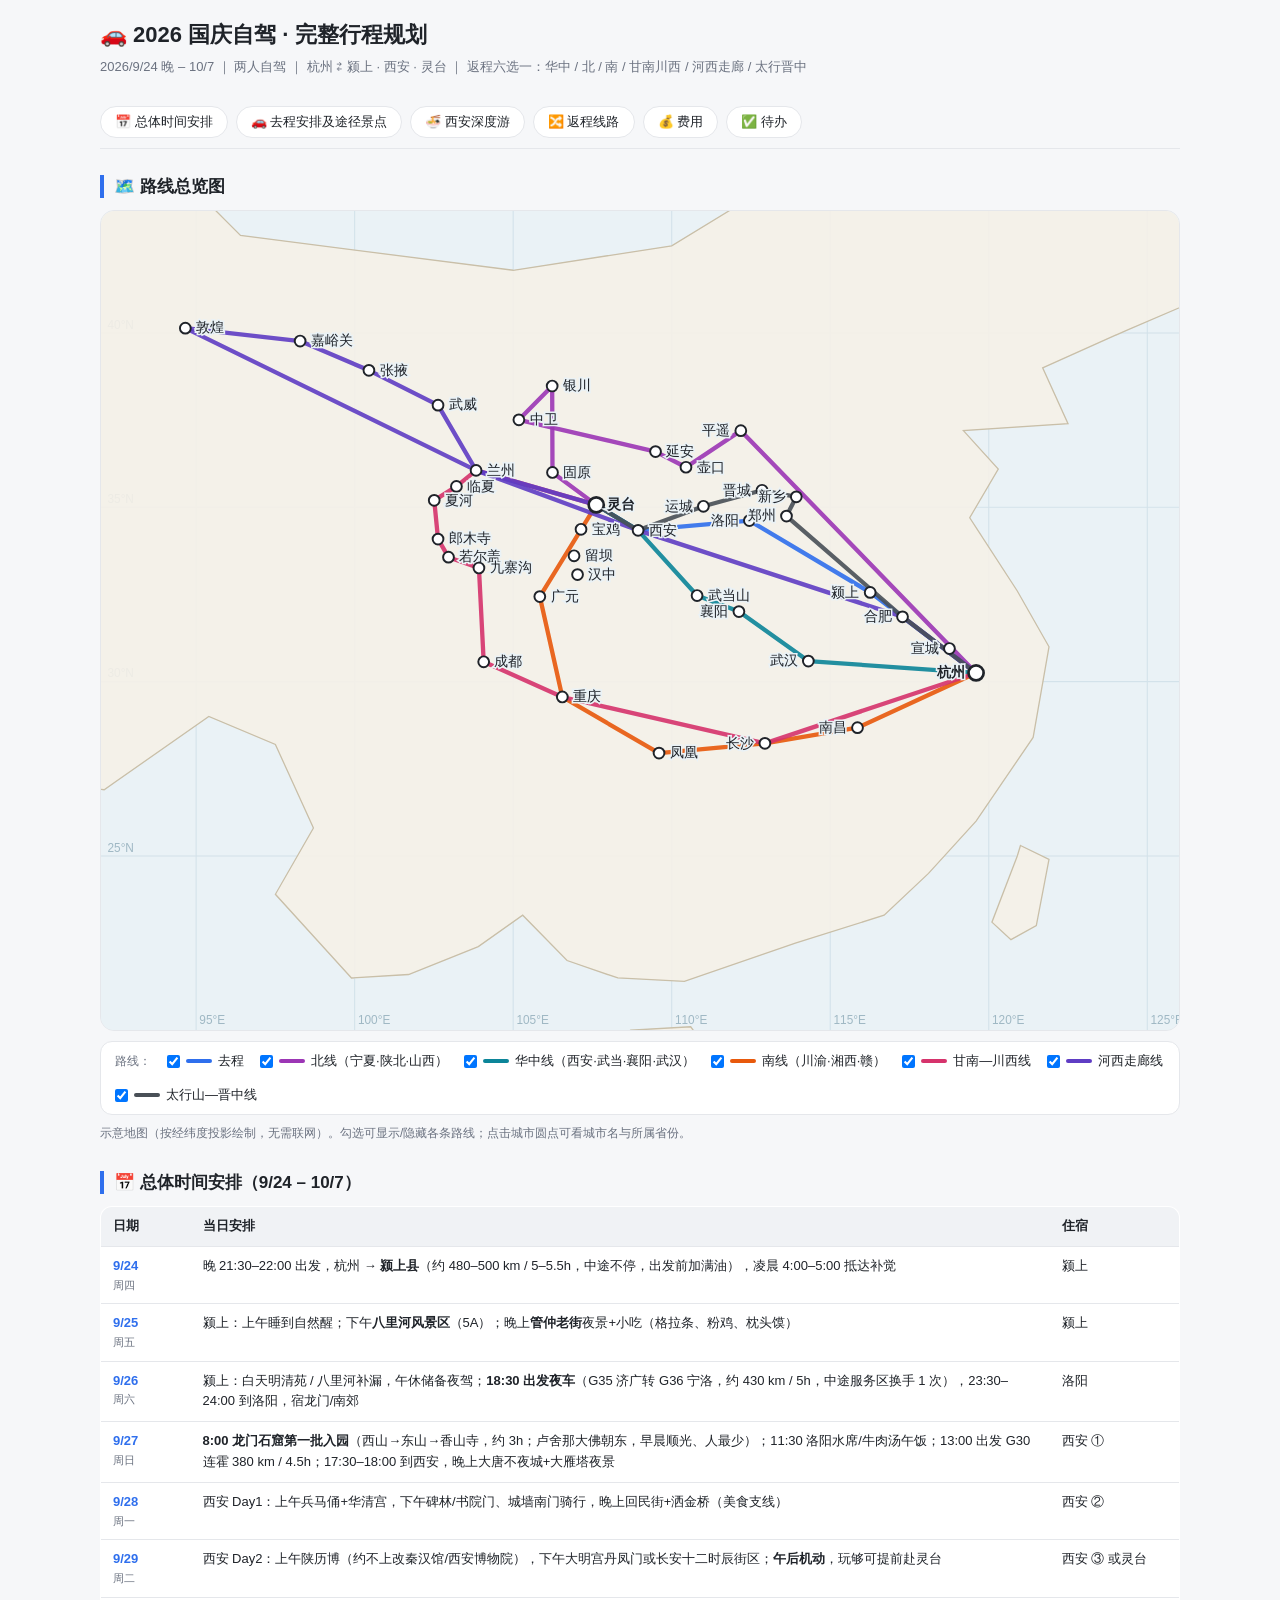
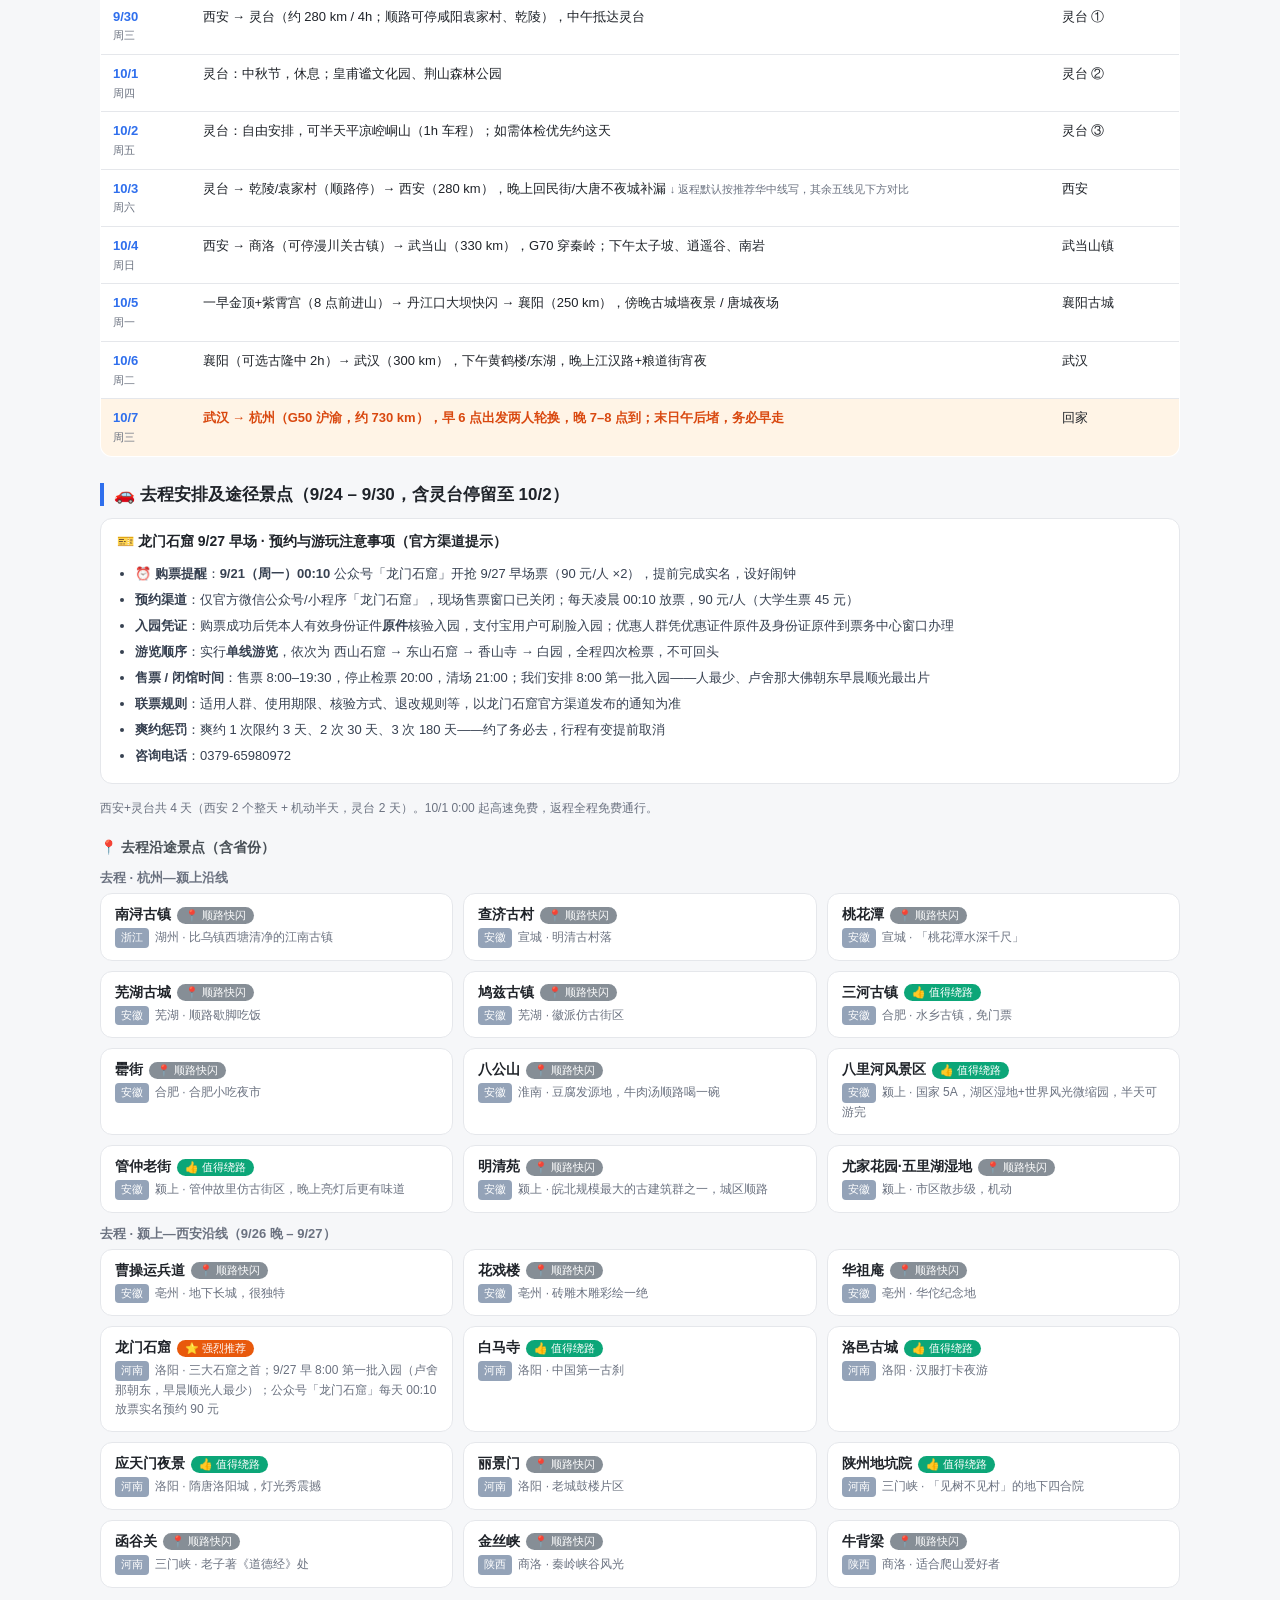
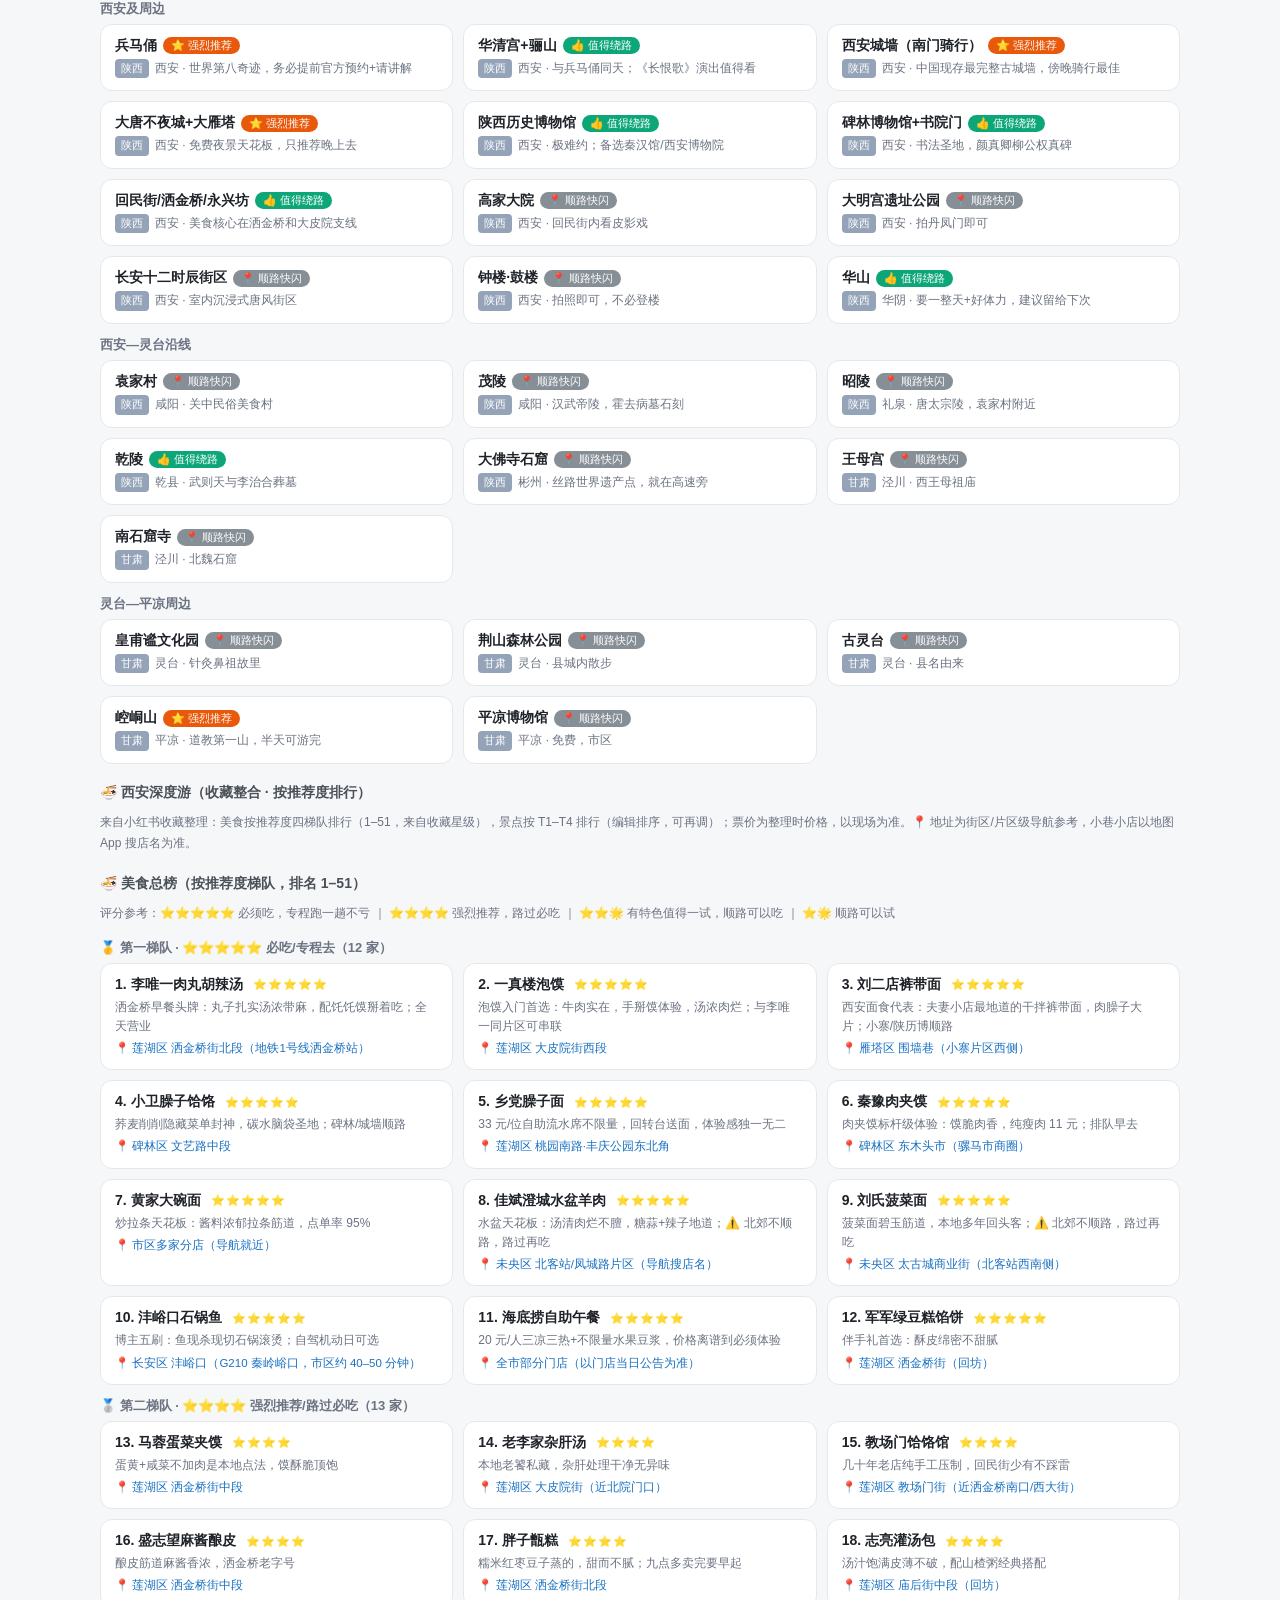
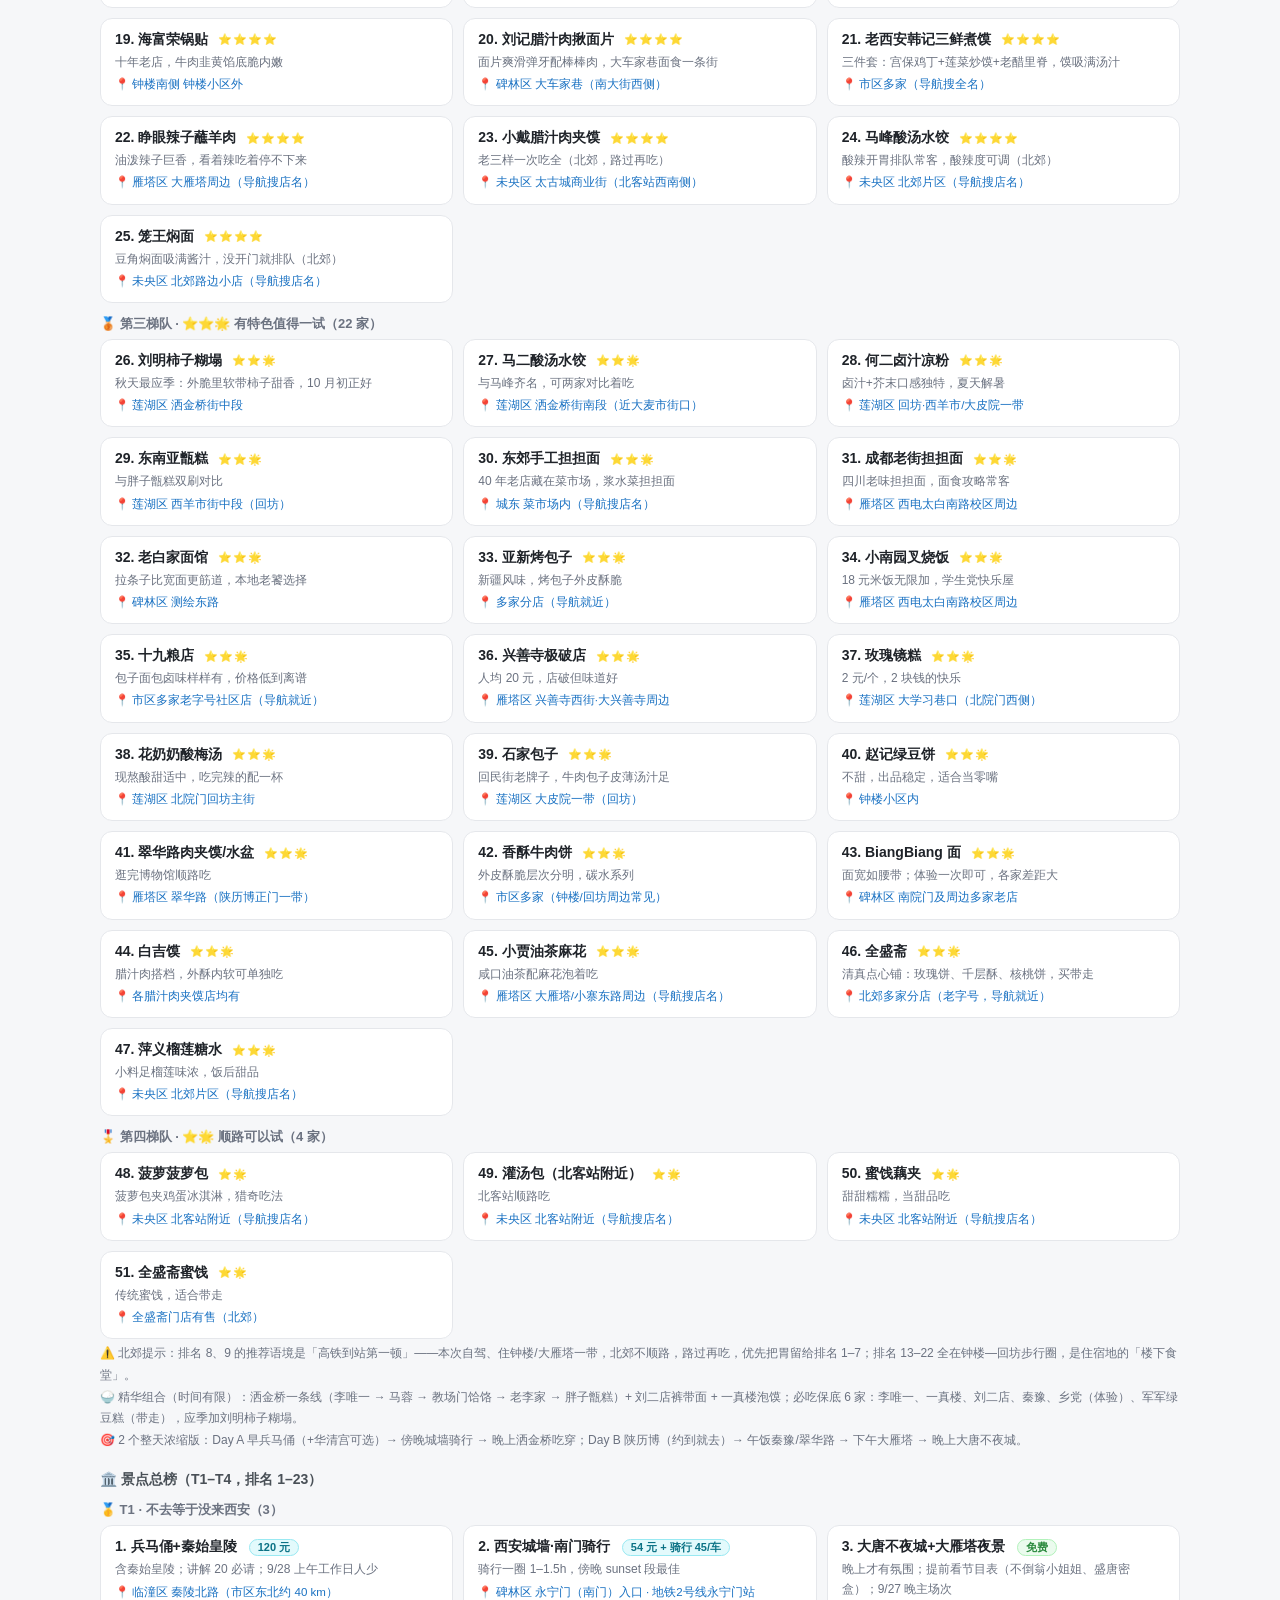
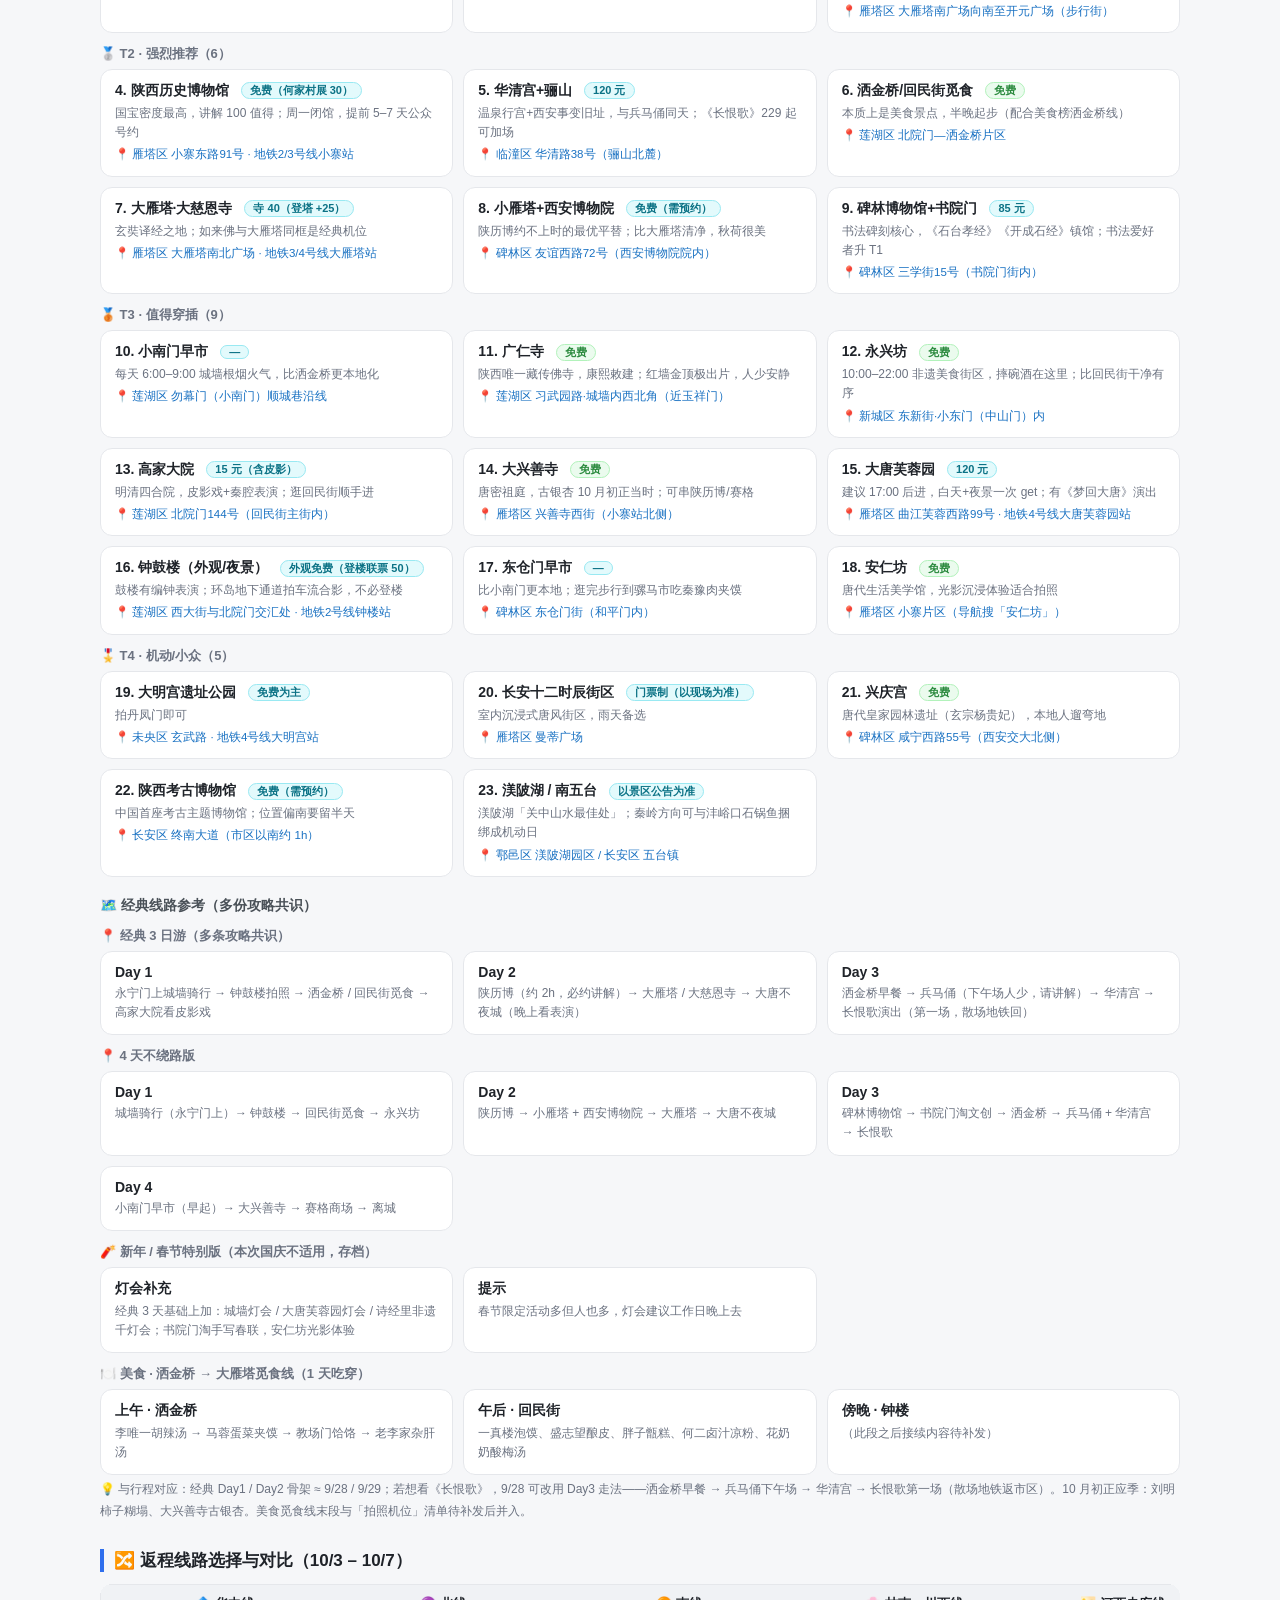
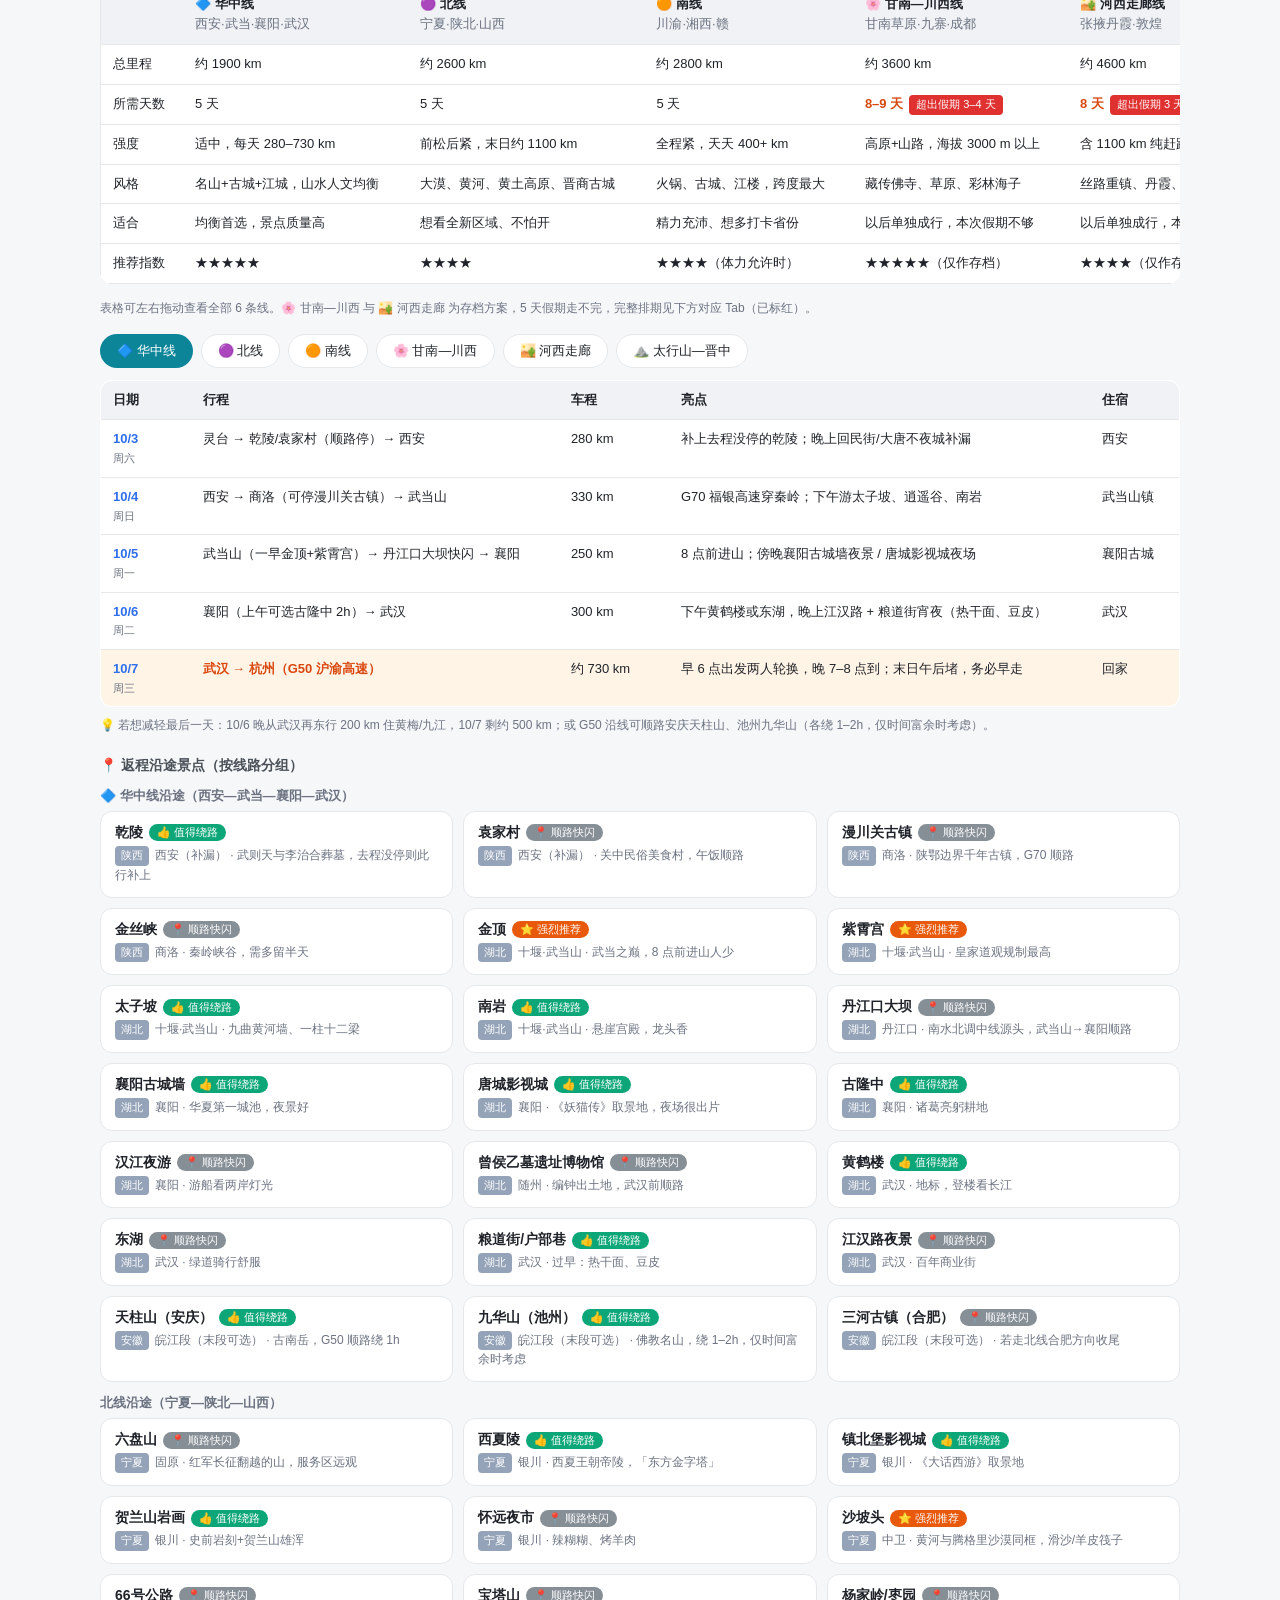
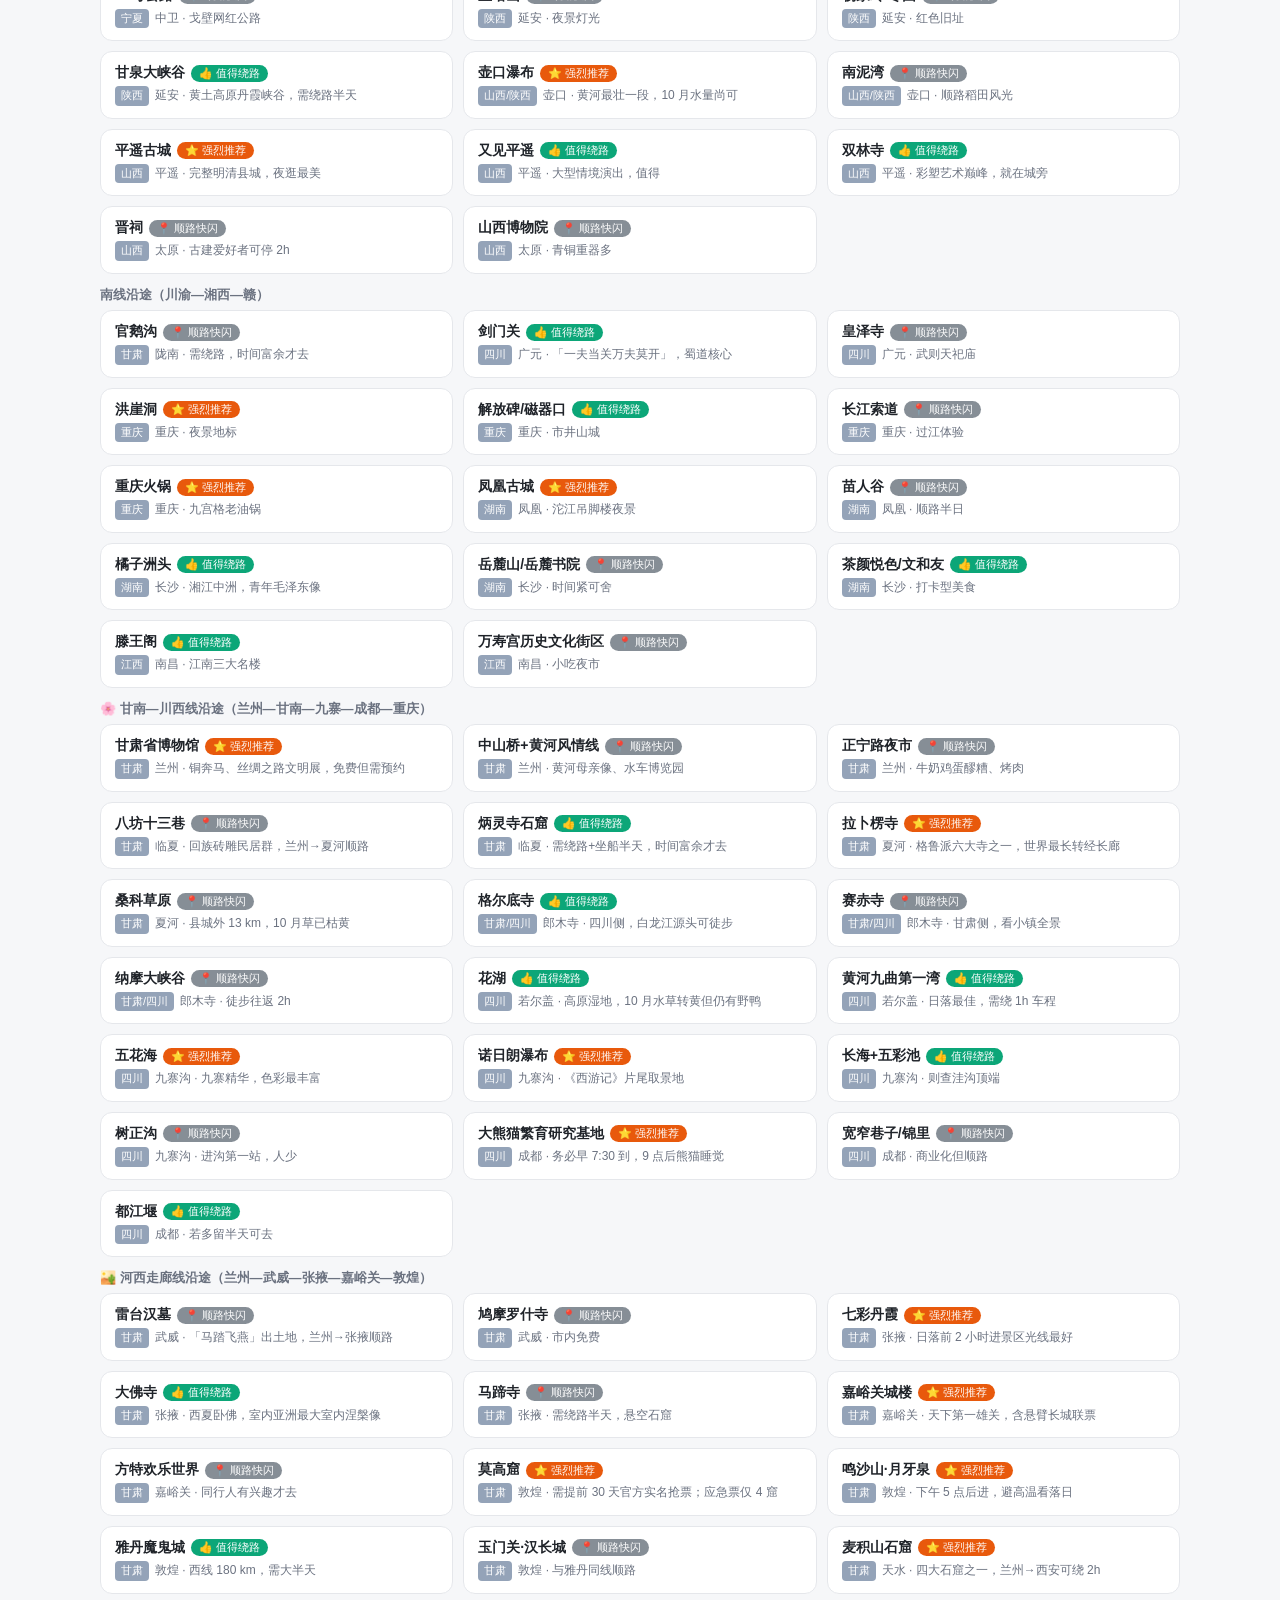
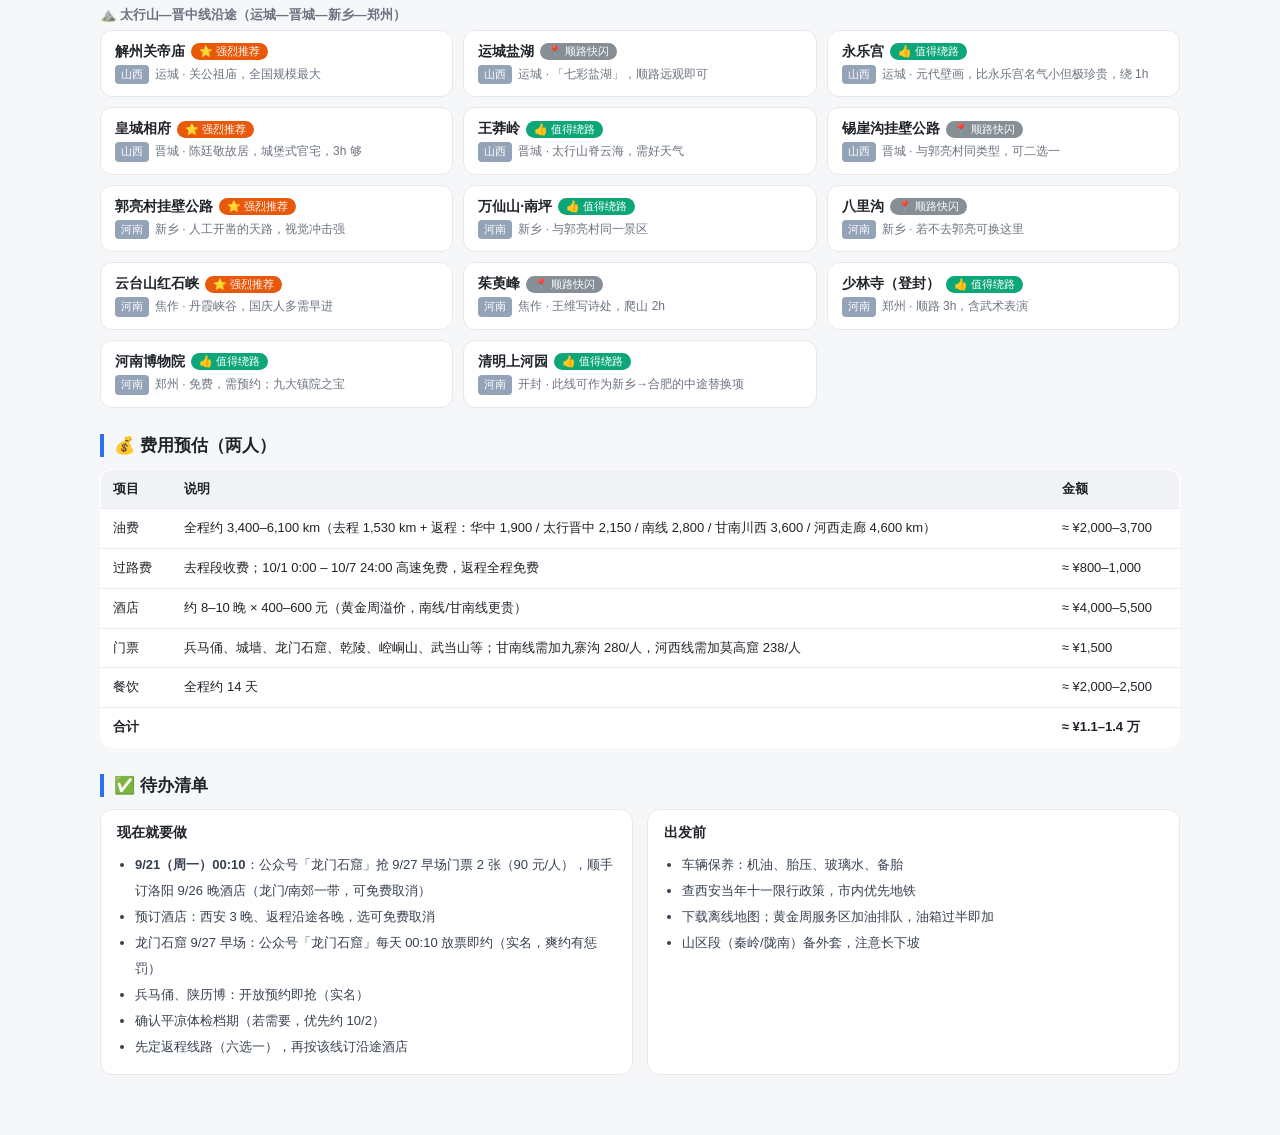
<file: index.html>
<!DOCTYPE html>
<html lang="zh-CN">
<head>
<meta charset="UTF-8">
<meta name="viewport" content="width=device-width, initial-scale=1.0">
<title>2026 国庆自驾 · 完整行程规划</title>
<style>
  :root{
    --bg:#f6f7f9; --card:#fff; --ink:#1f2329; --sub:#6b7280;
    --line:#e5e7eb; --accent:#2f6fed;
    --s1:#e8590c; --s2:#0ca678; --s3:#868e96;
    --north:#9c36b5; --mid:#2f9e44; --south:#e8590c;
  }
  *{box-sizing:border-box; margin:0; padding:0;}
  body{font-family:-apple-system,"PingFang SC","Microsoft YaHei",sans-serif; background:var(--bg); color:var(--ink); padding:20px; padding-bottom:60px;}
  .wrap{max-width:1080px; margin:0 auto;}
  header{margin-bottom:18px;}
  h1{font-size:22px; margin-bottom:6px;}
  .meta{color:var(--sub); font-size:13px; line-height:1.7;}
  h2.sec{font-size:17px; margin:26px 0 12px; padding-left:10px; border-left:4px solid var(--accent);}
  table{width:100%; border-collapse:collapse; background:var(--card); border:1px solid var(--line); border-radius:12px; overflow:hidden; font-size:13px; margin-bottom:8px;}
  th,td{padding:9px 12px; border-bottom:1px solid var(--line); text-align:left; vertical-align:top; line-height:1.6;}
  th{background:#f0f2f5; font-weight:600; white-space:nowrap;}
  tr:last-child td{border-bottom:none;}
  td.date{white-space:nowrap; font-weight:600; color:var(--accent);}
  .wk{color:var(--sub); font-weight:400; font-size:11px; display:block;}
  .hl{background:#fff4e6;}
  .warn{color:#d9480f; font-weight:600;}
  .note{font-size:12px; color:var(--sub); margin:4px 0 14px; line-height:1.8;}
  #map{background:#eaf2f6; border-radius:14px; border:1px solid var(--line); margin-bottom:10px; overflow:hidden;}
  #map svg{display:block; width:100%; height:auto;}
  .map-legend{display:flex; gap:16px; flex-wrap:wrap; font-size:13px; margin-bottom:8px; padding:10px 14px; background:var(--card); border:1px solid var(--line); border-radius:12px; align-items:center;}
  .map-legend label{display:flex; align-items:center; gap:6px; cursor:pointer; user-select:none;}
  .swatch{width:26px; height:4px; border-radius:2px; display:inline-block;}
  .rtabs{display:flex; gap:8px; margin-bottom:12px; flex-wrap:wrap;}
  .rtab{border:1px solid var(--line); background:var(--card); border-radius:999px; padding:7px 16px; font-size:13px; cursor:pointer;}
  .rtab.active{color:#fff; border-color:transparent;}
  .rtab.active.n{background:var(--north);} .rtab.active.m{background:var(--mid);} .rtab.active.s{background:var(--south);} .rtab.active.h{background:#0c8599;}
  .rtab.active.g{background:#d6336c;} .rtab.active.x{background:#5f3dc4;} .rtab.active.t{background:#495057;} .rtab.active.e{background:#e03131;}
  .tscroll{overflow-x:auto; -webkit-overflow-scrolling:touch; margin-bottom:14px; border-radius:12px;}
  .tscroll table{min-width:1400px; margin-bottom:0; border-radius:0;}
  .tscroll th:first-child,.tscroll td:first-child{position:sticky; left:0; z-index:2; background:#f0f2f5; box-shadow:1px 0 0 var(--line);}
  .tscroll td:first-child{background:var(--card); z-index:1;}
  .over-badge{display:inline-block; font-size:11px; color:#fff; background:#e03131; border-radius:4px; padding:1px 7px; margin-left:6px; font-weight:500; white-space:nowrap;}
  .rpanel .lead{background:var(--card); border:1px solid var(--line); border-left:4px solid #e03131; border-radius:10px; padding:10px 14px; font-size:13px; line-height:1.8; margin-bottom:10px; color:#374151;}
  .rpanel{display:none;} .rpanel.show{display:block;}
  .cards{display:grid; grid-template-columns:repeat(auto-fill,minmax(300px,1fr)); gap:10px; padding:0;}
  .card{background:var(--card); border:1px solid var(--line); border-radius:12px; padding:12px 14px;}
  .card .name{font-size:14px; font-weight:600; display:flex; align-items:center; gap:6px; flex-wrap:wrap; margin-bottom:4px;}
  .badge{font-size:11px; padding:1px 8px; border-radius:999px; font-weight:500; white-space:nowrap;}
  .b-s1{color:#fff; background:var(--s1);} .b-s2{color:#fff; background:var(--s2);} .b-s3{color:#fff; background:var(--s3);}
  .card .desc{font-size:12px; color:var(--sub); line-height:1.6;}
  .city-name{font-size:13px; color:var(--sub); margin:12px 0 6px; font-weight:600;}
  .prov{display:inline-block; font-size:11px; color:#fff; background:#94a3b8; border-radius:4px; padding:1px 6px; margin-right:6px;}
  h3.sub{font-size:14px; margin:20px 0 10px; color:#495057;}
  .price{display:inline-block; font-size:11px; color:#0b7285; background:#e3fafc; border:1px solid #99e9f2; border-radius:999px; padding:0 8px; font-weight:600; margin-left:6px; white-space:nowrap;}
  .price.free{color:#2b8a3e; background:#ebfbee; border-color:#b2f2bb;}
  .addr{font-size:11.5px; color:#1971c2; margin-top:4px; line-height:1.5;}
  .rate{font-size:11px; margin-left:4px; white-space:nowrap; letter-spacing:1px;}
  html{scroll-behavior:smooth;}
  nav.anchor{position:sticky; top:0; z-index:30; display:flex; gap:8px; flex-wrap:wrap; background:var(--bg); padding:10px 0; border-bottom:1px solid var(--line); margin-bottom:6px;}
  nav.anchor a{border:1px solid var(--line); background:var(--card); border-radius:999px; padding:6px 14px; font-size:13px; text-decoration:none; color:var(--ink); white-space:nowrap;}
  nav.anchor a:hover{border-color:var(--accent); color:var(--accent);}
  .grid2{display:grid; grid-template-columns:1fr 1fr; gap:14px;}
  @media(max-width:760px){ .grid2{grid-template-columns:1fr;} }
  .box{background:var(--card); border:1px solid var(--line); border-radius:12px; padding:14px 16px;}
  .box h3{font-size:14px; margin-bottom:10px;}
  .box ul{padding-left:18px; font-size:13px; color:#374151; line-height:2;}
  @media print{ .map-legend,.rtabs{display:none;} .rpanel{display:block!important;} }
</style>
</head>
<body>
<div class="wrap">
  <header>
    <h1>🚗 2026 国庆自驾 · 完整行程规划</h1>
    <div class="meta">2026/9/24 晚 – 10/7 ｜ 两人自驾 ｜ 杭州 ⇄ 颍上 · 西安 · 灵台 ｜ 返程六选一：华中 / 北 / 南 / 甘南川西 / 河西走廊 / 太行晋中</div>
  </header>

  <nav class="anchor">
    <a href="#sec-plan">📅 总体时间安排</a>
    <a href="#sec-out">🚗 去程安排及途径景点</a>
    <a href="#sec-xian">🍜 西安深度游</a>
    <a href="#sec-ret">🔀 返程线路</a>
    <a href="#sec-cost">💰 费用</a>
    <a href="#sec-todo">✅ 待办</a>
  </nav>

  <h2 class="sec" id="sec-map">🗺️ 路线总览图</h2>
  <div id="map"></div>
  <div class="map-legend">
    <span style="color:var(--sub);font-size:12px;">路线：</span>
    <label><input type="checkbox" id="rt0" checked><span class="swatch" style="background:#2f6fed"></span>去程</label>
    <label><input type="checkbox" id="rtn" checked><span class="swatch" style="background:#9c36b5"></span>北线（宁夏·陕北·山西）</label>
    <label><input type="checkbox" id="rt4" checked><span class="swatch" style="background:#0c8599"></span>华中线（西安·武当·襄阳·武汉）</label>
    <label><input type="checkbox" id="rts" checked><span class="swatch" style="background:#e8590c"></span>南线（川渝·湘西·赣）</label>
    <label><input type="checkbox" id="rt5" checked><span class="swatch" style="background:#d6336c"></span>甘南—川西线</label>
    <label><input type="checkbox" id="rt6" checked><span class="swatch" style="background:#5f3dc4"></span>河西走廊线</label>
    <label><input type="checkbox" id="rt7" checked><span class="swatch" style="background:#495057"></span>太行山—晋中线</label>
  </div>
  <div class="note">示意地图（按经纬度投影绘制，无需联网）。勾选可显示/隐藏各条路线；点击城市圆点可看城市名与所属省份。</div>

  <h2 class="sec" id="sec-plan">📅 总体时间安排（9/24 – 10/7）</h2>
  <table>
    <tr><th style="width:90px">日期</th><th>当日安排</th><th style="width:130px">住宿</th></tr>
    <tr><td class="date">9/24<span class="wk">周四</span></td><td>晚 21:30–22:00 出发，杭州 → <b>颍上县</b>（约 480–500 km / 5–5.5h，中途不停，出发前加满油），凌晨 4:00–5:00 抵达补觉</td><td>颍上</td></tr>
    <tr><td class="date">9/25<span class="wk">周五</span></td><td>颍上：上午睡到自然醒；下午<b>八里河风景区</b>（5A）；晚上<b>管仲老街</b>夜景+小吃（格拉条、粉鸡、枕头馍）</td><td>颍上</td></tr>
    <tr><td class="date">9/26<span class="wk">周六</span></td><td>颍上：白天明清苑 / 八里河补漏，午休储备夜驾；<b>18:30 出发夜车</b>（G35 济广转 G36 宁洛，约 430 km / 5h，中途服务区换手 1 次），23:30–24:00 到洛阳，宿龙门/南郊</td><td>洛阳</td></tr>
    <tr><td class="date">9/27<span class="wk">周日</span></td><td><b>8:00 龙门石窟第一批入园</b>（西山→东山→香山寺，约 3h；卢舍那大佛朝东，早晨顺光、人最少）；11:30 洛阳水席/牛肉汤午饭；13:00 出发 G30 连霍 380 km / 4.5h；17:30–18:00 到西安，晚上大唐不夜城+大雁塔夜景</td><td>西安 ①</td></tr>
    <tr><td class="date">9/28<span class="wk">周一</span></td><td>西安 Day1：上午兵马俑+华清宫，下午碑林/书院门、城墙南门骑行，晚上回民街+洒金桥（美食支线）</td><td>西安 ②</td></tr>
    <tr><td class="date">9/29<span class="wk">周二</span></td><td>西安 Day2：上午陕历博（约不上改秦汉馆/西安博物院），下午大明宫丹凤门或长安十二时辰街区；<b>午后机动</b>，玩够可提前赴灵台</td><td>西安 ③ 或灵台</td></tr>
    <tr><td class="date">9/30<span class="wk">周三</span></td><td>西安 → 灵台（约 280 km / 4h；顺路可停咸阳袁家村、乾陵），中午抵达灵台</td><td>灵台 ①</td></tr>
    <tr><td class="date">10/1<span class="wk">周四</span></td><td>灵台：中秋节，休息；皇甫谧文化园、荆山森林公园</td><td>灵台 ②</td></tr>
    <tr><td class="date">10/2<span class="wk">周五</span></td><td>灵台：自由安排，可半天平凉崆峒山（1h 车程）；如需体检优先约这天</td><td>灵台 ③</td></tr>
    <tr><td class="date">10/3<span class="wk">周六</span></td><td>灵台 → 乾陵/袁家村（顺路停）→ 西安（280 km），晚上回民街/大唐不夜城补漏 <span class="wk" style="display:inline">↓ 返程默认按推荐华中线写，其余五线见下方对比</span></td><td>西安</td></tr>
    <tr><td class="date">10/4<span class="wk">周日</span></td><td>西安 → 商洛（可停漫川关古镇）→ 武当山（330 km），G70 穿秦岭；下午太子坡、逍遥谷、南岩</td><td>武当山镇</td></tr>
    <tr><td class="date">10/5<span class="wk">周一</span></td><td>一早金顶+紫霄宫（8 点前进山）→ 丹江口大坝快闪 → 襄阳（250 km），傍晚古城墙夜景 / 唐城夜场</td><td>襄阳古城</td></tr>
    <tr><td class="date">10/6<span class="wk">周二</span></td><td>襄阳（可选古隆中 2h）→ 武汉（300 km），下午黄鹤楼/东湖，晚上江汉路+粮道街宵夜</td><td>武汉</td></tr>
    <tr class="hl"><td class="date">10/7<span class="wk">周三</span></td><td class="warn">武汉 → 杭州（G50 沪渝，约 730 km），早 6 点出发两人轮换，晚 7–8 点到；末日午后堵，务必早走</td><td>回家</td></tr>
  </table>
  <h2 class="sec" id="sec-out">🚗 去程安排及途径景点（9/24 – 9/30，含灵台停留至 10/2）</h2>
  <div class="box" style="margin-bottom:14px;">
    <h3>🎫 龙门石窟 9/27 早场 · 预约与游玩注意事项（官方渠道提示）</h3>
    <ul>
      <li><b>⏰ 购票提醒</b>：<b>9/21（周一）00:10</b> 公众号「龙门石窟」开抢 9/27 早场票（90 元/人 ×2），提前完成实名，设好闹钟</li>
      <li><b>预约渠道</b>：仅官方微信公众号/小程序「龙门石窟」，现场售票窗口已关闭；每天凌晨 00:10 放票，90 元/人（大学生票 45 元）</li>
      <li><b>入园凭证</b>：购票成功后凭本人有效身份证件<b>原件</b>核验入园，支付宝用户可刷脸入园；优惠人群凭优惠证件原件及身份证原件到票务中心窗口办理</li>
      <li><b>游览顺序</b>：实行<b>单线游览</b>，依次为 西山石窟 → 东山石窟 → 香山寺 → 白园，全程四次检票，不可回头</li>
      <li><b>售票 / 闭馆时间</b>：售票 8:00–19:30，停止检票 20:00，清场 21:00；我们安排 8:00 第一批入园——人最少、卢舍那大佛朝东早晨顺光最出片</li>
      <li><b>联票规则</b>：适用人群、使用期限、核验方式、退改规则等，以龙门石窟官方渠道发布的通知为准</li>
      <li><b>爽约惩罚</b>：爽约 1 次限约 3 天、2 次 30 天、3 次 180 天——约了务必去，行程有变提前取消</li>
      <li><b>咨询电话</b>：0379-65980972</li>
    </ul>
  </div>
  <div class="note">西安+灵台共 4 天（西安 2 个整天 + 机动半天，灵台 2 天）。10/1 0:00 起高速免费，返程全程免费通行。</div>

  <h3 class="sub">📍 去程沿途景点（含省份）</h3>
  <div id="outAttractions"></div>

  <h3 class="sub" id="sec-xian">🍜 西安深度游（收藏整合 · 按推荐度排行）</h3>
  <div class="note">来自小红书收藏整理：美食按推荐度四梯队排行（1–51，来自收藏星级），景点按 T1–T4 排行（编辑排序，可再调）；票价为整理时价格，以现场为准。📍 地址为街区/片区级导航参考，小巷小店以地图 App 搜店名为准。</div>
  <h3 class="sub">🍜 美食总榜（按推荐度梯队，排名 1–51）</h3>
  <div class="note">评分参考：⭐⭐⭐⭐⭐ 必须吃，专程跑一趟不亏 ｜ ⭐⭐⭐⭐ 强烈推荐，路过必吃 ｜ ⭐⭐🌟 有特色值得一试，顺路可以吃 ｜ ⭐🌟 顺路可以试</div>
  <div id="xianFood"></div>
  <div class="note">⚠️ 北郊提示：排名 8、9 的推荐语境是「高铁到站第一顿」——本次自驾、住钟楼/大雁塔一带，北郊不顺路，路过再吃，优先把胃留给排名 1–7；排名 13–22 全在钟楼—回坊步行圈，是住宿地的「楼下食堂」。<br>🍚 精华组合（时间有限）：洒金桥一条线（李唯一 → 马蓉 → 教场门饸饹 → 老李家 → 胖子甑糕）+ 刘二店裤带面 + 一真楼泡馍；必吃保底 6 家：李唯一、一真楼、刘二店、秦豫、乡党（体验）、军军绿豆糕（带走），应季加刘明柿子糊塌。<br>🎯 2 个整天浓缩版：Day A 早兵马俑（+华清宫可选）→ 傍晚城墙骑行 → 晚上洒金桥吃穿；Day B 陕历博（约到就去）→ 午饭秦豫/翠华路 → 下午大雁塔 → 晚上大唐不夜城。</div>
  <h3 class="sub">🏛️ 景点总榜（T1–T4，排名 1–23）</h3>
  <div id="xianAttr"></div>
  <h3 class="sub">🗺️ 经典线路参考（多份攻略共识）</h3>
  <div id="xianRoute"></div>
  <div class="note">💡 与行程对应：经典 Day1 / Day2 骨架 ≈ 9/28 / 9/29；若想看《长恨歌》，9/28 可改用 Day3 走法——洒金桥早餐 → 兵马俑下午场 → 华清宫 → 长恨歌第一场（散场地铁返市区）。10 月初正应季：刘明柿子糊塌、大兴善寺古银杏。美食觅食线末段与「拍照机位」清单待补发后并入。</div>

  <h2 class="sec" id="sec-ret">🔀 返程线路选择与对比（10/3 – 10/7）</h2>
  <div class="tscroll">
  <table>
    <tr>
      <th></th>
      <th>🔷 华中线<br><span style="font-weight:400;color:var(--sub)">西安·武当·襄阳·武汉</span></th>
      <th>🟣 北线<br><span style="font-weight:400;color:var(--sub)">宁夏·陕北·山西</span></th>
      <th>🟠 南线<br><span style="font-weight:400;color:var(--sub)">川渝·湘西·赣</span></th>
      <th>🌸 甘南—川西线<br><span style="font-weight:400;color:var(--sub)">甘南草原·九寨·成都</span></th>
      <th>🏜️ 河西走廊线<br><span style="font-weight:400;color:var(--sub)">张掖丹霞·敦煌</span></th>
      <th>⛰️ 太行山—晋中线<br><span style="font-weight:400;color:var(--sub)">关帝庙·皇城相府·郭亮村</span></th>
    </tr>
    <tr>
      <td>总里程</td><td>约 1900 km</td><td>约 2600 km</td><td>约 2800 km</td>
      <td>约 3600 km</td><td>约 4600 km</td><td>约 2150 km</td>
    </tr>
    <tr>
      <td>所需天数</td><td>5 天</td><td>5 天</td><td>5 天</td>
      <td class="warn">8–9 天<span class="over-badge">超出假期 3–4 天</span></td>
      <td class="warn">8 天<span class="over-badge">超出假期 3 天</span></td>
      <td>5 天</td>
    </tr>
    <tr>
      <td>强度</td><td>适中，每天 280–730 km</td><td>前松后紧，末日约 1100 km</td><td>全程紧，天天 400+ km</td>
      <td>高原+山路，海拔 3000 m 以上</td><td>含 1100 km 纯赶路日</td><td>均衡，每天 200–750 km</td>
    </tr>
    <tr>
      <td>风格</td><td>名山+古城+江城，山水人文均衡</td><td>大漠、黄河、黄土高原、晋商古城</td><td>火锅、古城、江楼，跨度最大</td>
      <td>藏传佛寺、草原、彩林海子</td><td>丝路重镇、丹霞、莫高窟</td><td>关公文化、晋商大院、挂壁公路</td>
    </tr>
    <tr>
      <td>适合</td><td>均衡首选，景点质量高</td><td>想看全新区域、不怕开</td><td>精力充沛、想多打卡省份</td>
      <td>以后单独成行，本次假期不够</td><td>以后单独成行，本次假期不够</td><td>想走新省份又不想太累</td>
    </tr>
    <tr>
      <td>推荐指数</td><td>★★★★★</td><td>★★★★</td><td>★★★★（体力允许时）</td>
      <td>★★★★★（仅作存档）</td><td>★★★★（仅作存档）</td><td>★★★★☆</td>
    </tr>
  </table>
  </div>
  <div class="note">表格可左右拖动查看全部 6 条线。🌸 甘南—川西 与 🏜️ 河西走廊 为存档方案，5 天假期走不完，完整排期见下方对应 Tab（已标红）。</div>

  <div class="rtabs">
    <div class="rtab h" data-p="ph">🔷 华中线</div>
    <div class="rtab n" data-p="pn">🟣 北线</div>
    <div class="rtab s" data-p="ps">🟠 南线</div>
    <div class="rtab g" data-p="pg">🌸 甘南—川西</div>
    <div class="rtab x" data-p="px">🏜️ 河西走廊</div>
    <div class="rtab t" data-p="pt">⛰️ 太行山—晋中</div>
  </div>

  <div class="rpanel" id="ph">
    <table>
      <tr><th style="width:90px">日期</th><th>行程</th><th style="width:110px">车程</th><th>亮点</th><th style="width:90px">住宿</th></tr>
      <tr><td class="date">10/3<span class="wk">周六</span></td><td>灵台 → 乾陵/袁家村（顺路停）→ 西安</td><td>280 km</td><td>补上去程没停的乾陵；晚上回民街/大唐不夜城补漏</td><td>西安</td></tr>
      <tr><td class="date">10/4<span class="wk">周日</span></td><td>西安 → 商洛（可停漫川关古镇）→ 武当山</td><td>330 km</td><td>G70 福银高速穿秦岭；下午游太子坡、逍遥谷、南岩</td><td>武当山镇</td></tr>
      <tr><td class="date">10/5<span class="wk">周一</span></td><td>武当山（一早金顶+紫霄宫）→ 丹江口大坝快闪 → 襄阳</td><td>250 km</td><td>8 点前进山；傍晚襄阳古城墙夜景 / 唐城影视城夜场</td><td>襄阳古城</td></tr>
      <tr><td class="date">10/6<span class="wk">周二</span></td><td>襄阳（上午可选古隆中 2h）→ 武汉</td><td>300 km</td><td>下午黄鹤楼或东湖，晚上江汉路 + 粮道街宵夜（热干面、豆皮）</td><td>武汉</td></tr>
      <tr class="hl"><td class="date">10/7<span class="wk">周三</span></td><td class="warn">武汉 → 杭州（G50 沪渝高速）</td><td>约 730 km</td><td>早 6 点出发两人轮换，晚 7–8 点到；末日午后堵，务必早走</td><td>回家</td></tr>
    </table>
    <div class="note">💡 若想减轻最后一天：10/6 晚从武汉再东行 200 km 住黄梅/九江，10/7 剩约 500 km；或 G50 沿线可顺路安庆天柱山、池州九华山（各绕 1–2h，仅时间富余时考虑）。</div>
  </div>

  <div class="rpanel" id="pn">
    <table>
      <tr><th style="width:90px">日期</th><th>行程</th><th style="width:110px">车程</th><th>亮点</th><th style="width:90px">住宿</th></tr>
      <tr><td class="date">10/3<span class="wk">周六</span></td><td>灵台 → 固原 → 银川</td><td>420 km</td><td>途经六盘山；晚上银川怀远夜市（辣糊糊）</td><td>银川</td></tr>
      <tr><td class="date">10/4<span class="wk">周日</span></td><td>银川（西夏陵/镇北堡影视城/贺兰山岩画 三选二）→ 中卫沙坡头</td><td>约 250 km</td><td>沙坡头黄河与沙漠同框</td><td>中卫/吴忠</td></tr>
      <tr><td class="date">10/5<span class="wk">周一</span></td><td>中卫 → 延安</td><td>430 km</td><td>黄土高原风光；宝塔山夜景</td><td>延安</td></tr>
      <tr><td class="date">10/6<span class="wk">周二</span></td><td>延安 → 壶口瀑布 → 平遥古城</td><td>380 km</td><td>壶口瀑布必看；平遥夜逛古城</td><td>平遥</td></tr>
      <tr class="hl"><td class="date">10/7<span class="wk">周三</span></td><td class="warn">平遥 → 太原 → 石家庄 → 济南 → 杭州（全天高速）</td><td>约 1100 km</td><td>早 6 点出发，两人轮换，晚 8–9 点到杭州</td><td>回家</td></tr>
    </table>
  </div>


  <div class="rpanel" id="ps">
    <table>
      <tr><th style="width:90px">日期</th><th>行程</th><th style="width:110px">车程</th><th>亮点</th><th style="width:90px">住宿</th></tr>
      <tr><td class="date">10/3<span class="wk">周六</span></td><td>灵台 → 陇南 → 广元</td><td>550 km</td><td>翻米仓山，剑门蜀道</td><td>广元</td></tr>
      <tr><td class="date">10/4<span class="wk">周日</span></td><td>广元剑门关（3h）→ 重庆</td><td>380 km</td><td>晚上洪崖洞夜景 + 火锅</td><td>重庆</td></tr>
      <tr><td class="date">10/5<span class="wk">周一</span></td><td>重庆（解放碑/磁器口）→ 湘西凤凰</td><td>550 km</td><td>凤凰古城夜景，沱江边住宿</td><td>凤凰</td></tr>
      <tr class="hl"><td class="date">10/6<span class="wk">周二</span></td><td>凤凰 → 长沙（橘子洲快闪 2h）→ 南昌</td><td class="warn">750 km</td><td>全天赶路，仅在长沙短停</td><td>南昌</td></tr>
      <tr><td class="date">10/7<span class="wk">周三</span></td><td>南昌（滕王阁打卡）→ 上饶 → 杭州</td><td>600 km</td><td>中午滕王阁，傍晚到杭州</td><td>回家</td></tr>
    </table>
    <div class="note">⚠️ 南线后两天（750 / 600 km）为高强度日，需两人全程轮换驾驶；黄金周川渝、湘西住宿紧张，需尽早预订。</div>
  </div>

  <div class="rpanel" id="pg">
    <div class="lead"><b>⚠️ 此线 5 天假期走不完</b>：灵台到成都单程就约 1500 km / 4 天，成都回杭州还有约 2100 km。下面按完整 <b>9 天</b> 排期存档，若本次要走需额外请假 4 天；硬压成 5 天只能到九寨沟为止、且须从成都飞回（车需另想办法）。<br>另注：10 月初甘南草原已枯黄、海拔 3000–3500 m 可能落雪，九寨沟为国庆最高峰人流，务必提前 15 天抢票。</div>
    <table>
      <tr><th style="width:90px">日期</th><th>行程</th><th style="width:110px">车程</th><th>亮点</th><th style="width:90px">住宿</th></tr>
      <tr><td class="date">10/3<span class="wk">周六</span></td><td>灵台 → 兰州</td><td>360 km</td><td>下午甘肃省博物馆（铜奔马）、黄河中山桥夜景、正宁路夜市</td><td>兰州</td></tr>
      <tr><td class="date">10/4<span class="wk">周日</span></td><td>兰州 → 临夏（八坊十三巷）→ 夏河</td><td>240 km</td><td>进入甘南藏区；拉卜楞寺（世界最长转经长廊）</td><td>夏河</td></tr>
      <tr><td class="date">10/5<span class="wk">周一</span></td><td>夏河 → 桑科草原 → 郎木寺</td><td>200 km</td><td>甘南草原腹地；郎木寺小镇横跨甘川两省</td><td>郎木寺镇</td></tr>
      <tr><td class="date">10/6<span class="wk">周二</span></td><td>郎木寺 → 若尔盖花湖 → 九寨沟</td><td>320 km</td><td>黄河九曲第一湾可绕 1h；花湖—热尔大坝草原</td><td>九寨沟口</td></tr>
      <tr class="hl"><td class="date">10/7<span class="wk">周三</span></td><td class="warn">九寨沟整日（诺日朗—五花海—长海）</td><td>—</td><td>国庆人流峰值，7 点前排队入园；此日已超出 10/7 到家计划</td><td>九寨沟口</td></tr>
      <tr><td class="date">D6<span class="wk">请假</span></td><td>九寨沟 → 成都</td><td>400 km</td><td>岷江河谷；晚上宽窄巷子 / 锦里</td><td>成都</td></tr>
      <tr><td class="date">D7<span class="wk">请假</span></td><td>成都 → 重庆</td><td>300 km</td><td>大熊猫基地上午半日；傍晚洪崖洞夜景 + 火锅</td><td>重庆</td></tr>
      <tr><td class="date">D8<span class="wk">请假</span></td><td>重庆 → 长沙</td><td class="warn">900 km</td><td>全天赶路，两人轮换</td><td>长沙</td></tr>
      <tr class="hl"><td class="date">D9<span class="wk">请假</span></td><td class="warn">长沙 → 杭州</td><td>900 km</td><td>早 6 点出发，晚 7–8 点到</td><td>回家</td></tr>
    </table>
    <div class="note">💡 若只有 5 天：走 灵台→兰州→夏河→郎木寺→成都（约 1500 km / 4 天），第 5 天成都飞杭州，车托运或找人开回——成本较高，不如留到下次连休。</div>
  </div>

  <div class="rpanel" id="px">
    <div class="lead"><b>⚠️ 此线 5 天假期走不完</b>：敦煌在兰州西北 1100 km 外，往返光赶路就占掉 2 天。下面按完整 <b>8 天</b> 排期存档，若本次要走需额外请假 3 天。<br>另注：莫高窟正窟票需提前 30 天在官方小程序实名抢（国庆基本秒空），抢不到只能买应急票看 4 个窟；张掖丹霞最佳光线在日落前 2 小时。</div>
    <table>
      <tr><th style="width:90px">日期</th><th>行程</th><th style="width:110px">车程</th><th>亮点</th><th style="width:90px">住宿</th></tr>
      <tr><td class="date">10/3<span class="wk">周六</span></td><td>灵台 → 兰州</td><td>360 km</td><td>甘肃省博物馆、黄河风情线、牛肉面</td><td>兰州</td></tr>
      <tr><td class="date">10/4<span class="wk">周日</span></td><td>兰州 → 武威（雷台汉墓）→ 张掖</td><td>520 km</td><td>傍晚张掖七彩丹霞（日落光线最佳）</td><td>张掖</td></tr>
      <tr><td class="date">10/5<span class="wk">周一</span></td><td>张掖（大佛寺）→ 嘉峪关 → 敦煌</td><td>580 km</td><td>嘉峪关城楼 + 悬臂长城（各 1.5h）</td><td>敦煌</td></tr>
      <tr><td class="date">10/6<span class="wk">周二</span></td><td>敦煌：莫高窟 → 鸣沙山月牙泉</td><td>—</td><td>上午莫高窟，下午 5 点后进沙漠避高温、看落日</td><td>敦煌</td></tr>
      <tr class="hl"><td class="date">10/7<span class="wk">周三</span></td><td class="warn">敦煌 → 兰州（G3011 / G30 全天高速）</td><td class="warn">1100 km</td><td>纯赶路日，早 6 点出发两人轮换，晚 8 点到</td><td>兰州</td></tr>
      <tr><td class="date">D7<span class="wk">请假</span></td><td>兰州 → 西安</td><td>650 km</td><td>天水麦积山可绕 2h（石窟四大之一）</td><td>西安</td></tr>
      <tr><td class="date">D8<span class="wk">请假</span></td><td>西安 → 合肥</td><td>1000 km</td><td>全天赶路</td><td>合肥</td></tr>
      <tr class="hl"><td class="date">D9<span class="wk">请假</span></td><td>合肥 → 杭州</td><td>450 km</td><td>睡到自然醒，中午到家</td><td>回家</td></tr>
    </table>
    <div class="note">💡 若只有 5 天：只走「兰州—武威—张掖—嘉峪关」折返（约 1400 km），敦煌留到下次。丹霞 + 嘉峪关 4 天可完成，第 5 天 1100 km 回程仍偏紧。</div>
  </div>

  <div class="rpanel" id="pt">
    <table>
      <tr><th style="width:90px">日期</th><th>行程</th><th style="width:110px">车程</th><th>亮点</th><th style="width:90px">住宿</th></tr>
      <tr><td class="date">10/3<span class="wk">周六</span></td><td>灵台 → 西安（不停）→ 运城</td><td>530 km</td><td>解州关帝庙（关公祖庙，规模全国第一）、运城盐湖「七彩」</td><td>运城</td></tr>
      <tr><td class="date">10/4<span class="wk">周日</span></td><td>运城 → 晋城（皇城相府）→ 王莽岭</td><td>250 km</td><td>皇城相府（陈廷敬故居）3h；下午王莽岭看太行山脊</td><td>晋城 / 陵川</td></tr>
      <tr><td class="date">10/5<span class="wk">周一</span></td><td>晋城 → 新乡辉县（郭亮村挂壁公路）</td><td>220 km</td><td>郭亮洞挂壁公路 + 崖上人家；或改云台山红石峡</td><td>辉县 / 焦作</td></tr>
      <tr class="hl"><td class="date">10/6<span class="wk">周二</span></td><td>新乡 → 郑州（可停少林寺 3h）→ 合肥</td><td class="warn">680 km</td><td>登封少林寺顺路；晚宿合肥罍街吃小吃</td><td>合肥</td></tr>
      <tr><td class="date">10/7<span class="wk">周三</span></td><td>合肥 → 杭州</td><td>450 km</td><td>睡到自然醒，中午到杭州</td><td>回家</td></tr>
    </table>
    <div class="note">💡 与北线（宁夏—陕北—山西）走向不同：本线走山西东南部太行山区，景点更密、单日车程更短，最后两天也比北线的 1100 km 轻松得多。10/6 若不舍少林寺，可改走 新乡→开封（清明上河园半日）→合肥，里程相近。</div>
  </div>


  <h3 class="sub">📍 返程沿途景点（按线路分组）</h3>
  <div id="retAttractions"></div>

  <h2 class="sec" id="sec-cost">💰 费用预估（两人）</h2>
  <table>
    <tr><th>项目</th><th>说明</th><th>金额</th></tr>
    <tr><td>油费</td><td>全程约 3,400–6,100 km（去程 1,530 km + 返程：华中 1,900 / 太行晋中 2,150 / 南线 2,800 / 甘南川西 3,600 / 河西走廊 4,600 km）</td><td>≈ ¥2,000–3,700</td></tr>
    <tr><td>过路费</td><td>去程段收费；10/1 0:00 – 10/7 24:00 高速免费，返程全程免费</td><td>≈ ¥800–1,000</td></tr>
    <tr><td>酒店</td><td>约 8–10 晚 × 400–600 元（黄金周溢价，南线/甘南线更贵）</td><td>≈ ¥4,000–5,500</td></tr>
    <tr><td>门票</td><td>兵马俑、城墙、龙门石窟、乾陵、崆峒山、武当山等；甘南线需加九寨沟 280/人，河西线需加莫高窟 238/人</td><td>≈ ¥1,500</td></tr>
    <tr><td>餐饮</td><td>全程约 14 天</td><td>≈ ¥2,000–2,500</td></tr>
    <tr><td><b>合计</b></td><td></td><td><b>≈ ¥1.1–1.4 万</b></td></tr>
  </table>

  <h2 class="sec" id="sec-todo">✅ 待办清单</h2>
  <div class="grid2">
    <div class="box">
      <h3>现在就要做</h3>
      <ul>
        <li><b>9/21（周一）00:10</b>：公众号「龙门石窟」抢 9/27 早场门票 2 张（90 元/人），顺手订洛阳 9/26 晚酒店（龙门/南郊一带，可免费取消）</li>
        <li>预订酒店：西安 3 晚、返程沿途各晚，选可免费取消</li>
        <li>龙门石窟 9/27 早场：公众号「龙门石窟」每天 00:10 放票即约（实名，爽约有惩罚）</li>
        <li>兵马俑、陕历博：开放预约即抢（实名）</li>
        <li>确认平凉体检档期（若需要，优先约 10/2）</li>
        <li>先定返程线路（六选一），再按该线订沿途酒店</li>
      </ul>
    </div>
    <div class="box">
      <h3>出发前</h3>
      <ul>
        <li>车辆保养：机油、胎压、玻璃水、备胎</li>
        <li>查西安当年十一限行政策，市内优先地铁</li>
        <li>下载离线地图；黄金周服务区加油排队，油箱过半即加</li>
        <li>山区段（秦岭/陇南）备外套，注意长下坡</li>
      </ul>
    </div>
  </div>
</div>

<script>
/* ---------- SVG 示意地图（离线可用） ---------- */
const CITY = {
  杭州:[119.60,30.25], 颍上:[116.26,32.56], 洛阳:[112.45,34.62], 西安:[108.94,34.34], 灵台:[107.62,35.07],
  宝鸡:[107.14,34.37], 留坝:[106.92,33.61], 汉中:[107.03,33.07], 武当山:[110.80,32.47], 襄阳:[112.12,32.01],
  武汉:[114.31,30.59], 合肥:[117.28,31.86], 宣城:[118.76,30.95],
  固原:[106.24,36.00], 银川:[106.23,38.48], 中卫:[105.18,37.51], 延安:[109.49,36.60], 壶口:[110.45,36.15], 平遥:[112.18,37.20],
  广元:[105.84,32.44], 重庆:[106.55,29.56], 凤凰:[109.60,27.95], 长沙:[112.94,28.23], 南昌:[115.86,28.68],
  兰州:[103.83,36.06], 临夏:[103.21,35.60], 夏河:[102.51,35.20], 郎木寺:[102.63,34.09], 若尔盖:[102.96,33.57],
  九寨沟:[103.92,33.26], 成都:[104.07,30.57],
  武威:[102.63,37.93], 张掖:[100.45,38.93], 嘉峪关:[98.28,39.77], 敦煌:[94.66,40.14],
  运城:[111.00,35.03], 晋城:[112.85,35.49], 新乡:[113.93,35.30], 郑州:[113.62,34.75],
};
const PROV = {
  杭州:"浙江", 颍上:"安徽", 洛阳:"河南", 西安:"陕西", 灵台:"甘肃", 宝鸡:"陕西", 留坝:"陕西", 汉中:"陕西",
  武当山:"湖北", 襄阳:"湖北", 武汉:"湖北", 合肥:"安徽", 宣城:"安徽", 固原:"宁夏", 银川:"宁夏", 中卫:"宁夏",
  延安:"陕西", 壶口:"山西/陕西", 平遥:"山西", 广元:"四川", 重庆:"重庆", 凤凰:"湖南", 长沙:"湖南", 南昌:"江西",
  兰州:"甘肃", 临夏:"甘肃", 夏河:"甘肃", 郎木寺:"甘肃/四川", 若尔盖:"四川", 九寨沟:"四川", 成都:"四川",
  武威:"甘肃", 张掖:"甘肃", 嘉峪关:"甘肃", 敦煌:"甘肃",
  运城:"山西", 晋城:"山西", 新乡:"河南", 郑州:"河南",
};
/* 视野范围（经度 92–126，纬度 20–43.5）；西至 92°E 以容纳敦煌 94.66°E */
const LON0=92, LON1=126, LAT0=20, LAT1=43.5;
const W=1000, H=760;
const X = lon => (lon-LON0)/(LON1-LON0)*W;
const Y = lat => (LAT1-lat)/(LAT1-LAT0)*H;

/* 中国大陆轮廓（简化示意） */
const OUTLINE = [
[73.6,39.4],[76.0,40.6],[80.2,45.1],[83.0,47.2],[85.5,48.0],[87.8,49.1],[90.9,47.8],[96.4,42.8],
[105.0,41.8],[110.0,42.5],[114.5,45.0],[117.8,46.7],[117.5,49.6],[121.0,52.8],[124.0,53.2],[126.5,52.8],
[134.7,48.4],[133.0,45.2],[131.2,43.3],[130.6,42.4],[128.0,41.5],[124.4,40.1],[121.7,39.0],[122.5,37.4],
[119.2,37.2],[120.3,36.1],[119.4,34.7],[120.9,32.6],[121.9,31.0],[121.4,28.4],[119.6,26.0],[118.1,24.5],
[116.7,23.3],[113.9,22.5],[110.4,21.4],[108.3,21.5],[106.7,22.0],[105.3,23.3],[103.9,22.4],[101.7,21.6],
[99.9,21.5],[97.5,23.9],[98.7,25.8],[97.5,28.2],[95.4,29.0],[92.1,26.9],[88.9,27.3],[85.8,30.3],
[81.2,30.2],[79.0,32.4],[78.2,34.6],[76.0,35.5],[74.5,37.0]
];
/* 台湾、海南示意 */
const TW = [[121.0,25.3],[121.9,24.9],[121.5,23.0],[120.7,22.6],[120.1,23.1],[120.9,25.0]];
const HN = [[108.7,20.0],[110.6,20.1],[111.0,19.6],[109.2,18.2],[108.6,19.0]];

const ROUTES = [
 {id:"rt0", color:"#2f6fed", pts:["杭州","颍上","洛阳","西安","灵台"], name:"去程：杭州 → 颍上 → 洛阳（龙门石窟）→ 西安 → 灵台"},
 {id:"rtn", color:"#9c36b5", pts:["灵台","固原","银川","中卫","延安","壶口","平遥","杭州"], name:"北线：灵台 → 固原 → 银川 → 中卫 → 延安 → 壶口 → 平遥 → 杭州"},
 {id:"rt4", color:"#0c8599", pts:["灵台","西安","武当山","襄阳","武汉","杭州"], name:"华中线：灵台 → 西安 → 武当山 → 襄阳 → 武汉 → 杭州"},
 {id:"rts", color:"#e8590c", pts:["灵台","广元","重庆","凤凰","长沙","南昌","杭州"], name:"南线：灵台 → 广元 → 重庆 → 凤凰 → 长沙 → 南昌 → 杭州"},
 {id:"rt5", color:"#d6336c", pts:["灵台","兰州","临夏","夏河","郎木寺","若尔盖","九寨沟","成都","重庆","长沙","杭州"], name:"甘南—川西线：灵台 → 兰州 → 夏河 → 郎木寺 → 若尔盖 → 九寨沟 → 成都 → 重庆 → 长沙 → 杭州"},
 {id:"rt6", color:"#5f3dc4", pts:["灵台","兰州","武威","张掖","嘉峪关","敦煌","兰州","西安","合肥","杭州"], name:"河西走廊线：灵台 → 兰州 → 武威 → 张掖 → 嘉峪关 → 敦煌 → 兰州 → 西安 → 合肥 → 杭州"},
 {id:"rt7", color:"#495057", pts:["灵台","西安","运城","晋城","新乡","郑州","合肥","杭州"], name:"太行山—晋中线：灵台 → 西安 → 运城 → 晋城 → 新乡 → 郑州 → 合肥 → 杭州"},
];

const svgNS = "http://www.w3.org/2000/svg";
function el(tag, attrs){
  const e = document.createElementNS(svgNS, tag);
  for(const k in attrs) e.setAttribute(k, attrs[k]);
  return e;
}
const svg = el("svg",{viewBox:`0 0 ${W} ${H}`, xmlns:svgNS});
document.getElementById("map").appendChild(svg);

/* 背景 + 网格 */
svg.appendChild(el("rect",{x:0,y:0,width:W,height:H,fill:"#eaf2f6"}));
for(let lon=95; lon<=125; lon+=5){
  const g = el("line",{x1:X(lon),y1:0,x2:X(lon),y2:H,stroke:"#d3e2ea","stroke-width":1});
  svg.appendChild(g);
  const t = el("text",{x:X(lon)+3,y:H-6,fill:"#9fb8c4","font-size":11}); t.textContent = lon+"°E"; svg.appendChild(t);
}
for(let lat=25; lat<=40; lat+=5){
  svg.appendChild(el("line",{x1:0,y1:Y(lat),x2:W,y2:Y(lat),stroke:"#d3e2ea","stroke-width":1}));
  const t = el("text",{x:6,y:Y(lat)-4,fill:"#9fb8c4","font-size":11}); t.textContent = lat+"°N"; svg.appendChild(t);
}
/* 陆地轮廓 */
[OUTLINE,TW,HN].forEach(pg=>{
  svg.appendChild(el("polygon",{points:pg.map(p=>X(p[0])+","+Y(p[1])).join(" "),fill:"#f5f1e8",stroke:"#c9bfa8","stroke-width":1.2,"fill-opacity":.9}));
});

/* 路线 */
const routeGroups = {};
ROUTES.forEach(r=>{
  const g = el("g",{});
  const pts = r.pts.map(n=>CITY[n]);
  for(let i=0;i<pts.length-1;i++){
    g.appendChild(el("line",{x1:X(pts[i][0]),y1:Y(pts[i][1]),x2:X(pts[i+1][0]),y2:Y(pts[i+1][1]),stroke:r.color,"stroke-width":4,"stroke-linecap":"round",opacity:.9}));
  }
  const title = el("title",{}); title.textContent = r.name; g.appendChild(title);
  svg.appendChild(g);
  routeGroups[r.id] = g;
  document.getElementById(r.id).addEventListener("change",function(){
    g.style.display = this.checked ? "" : "none";
  });
});

/* 城市点位（起点/终点大标，其余小标） */
Object.keys(CITY).forEach(n=>{
  const [lon,lat] = CITY[n];
  const big = (n==="杭州"||n==="灵台");
  const g = el("g",{cursor:"pointer"});
  g.appendChild(el("circle",{cx:X(lon),cy:Y(lat),r:big?7:5,fill:"#fff",stroke:"#1f2329","stroke-width":big?2.5:1.8}));
  const title = el("title",{}); title.textContent = `${PROV[n]} · ${n}`; g.appendChild(title);
  /* 标签避让：经度大的放左边 */
  const labelRight = lon < 111;
  const t = el("text",{x:X(lon)+(labelRight?10:-10),y:Y(lat)+4,fill:"#1f2329","font-size":13,"font-weight":big?700:500,"text-anchor":labelRight?"start":"end",stroke:"#eaf2f6","stroke-width":3,"paint-order":"stroke"});
  t.textContent = n; g.appendChild(t);
  svg.appendChild(g);
});
</script>

<script>
/* ---------- 返程 Tab ---------- */
document.querySelectorAll(".rtab").forEach(t=>{
  t.addEventListener("click",()=>{
    document.querySelectorAll(".rtab").forEach(x=>x.classList.remove("active"));
    document.querySelectorAll(".rpanel").forEach(x=>x.classList.remove("show"));
    t.classList.add("active");
    document.getElementById(t.dataset.p).classList.add("show");
  });
});
document.querySelector(".rtab.h").classList.add("active");
document.getElementById("ph").classList.add("show");

/* ---------- 景点清单 ---------- */
const OUT_DATA = [
 {seg:"去程 · 杭州—颍上沿线", cities:[
  {city:"湖州", prov:"浙江", items:[["南浔古镇","s3","比乌镇西塘清净的江南古镇"]]},
  {city:"宣城", prov:"安徽", items:[["查济古村","s3","明清古村落"],["桃花潭","s3","「桃花潭水深千尺」"]]},
  {city:"芜湖", prov:"安徽", items:[["芜湖古城","s3","顺路歇脚吃饭"],["鸠兹古镇","s3","徽派仿古街区"]]},
  {city:"合肥", prov:"安徽", items:[["三河古镇","s2","水乡古镇，免门票"],["罍街","s3","合肥小吃夜市"]]},
  {city:"淮南", prov:"安徽", items:[["八公山","s3","豆腐发源地，牛肉汤顺路喝一碗"]]},
  {city:"颍上", prov:"安徽", items:[["八里河风景区","s2","国家 5A，湖区湿地+世界风光微缩园，半天可游完"],["管仲老街","s2","管仲故里仿古街区，晚上亮灯后更有味道"],["明清苑","s3","皖北规模最大的古建筑群之一，城区顺路"],["尤家花园·五里湖湿地","s3","市区散步级，机动"]]},
 ]},
 {seg:"去程 · 颍上—西安沿线（9/26 晚 – 9/27）", cities:[
  {city:"亳州", prov:"安徽", items:[["曹操运兵道","s3","地下长城，很独特"],["花戏楼","s3","砖雕木雕彩绘一绝"],["华祖庵","s3","华佗纪念地"]]},
  {city:"洛阳", prov:"河南", items:[["龙门石窟","s1","三大石窟之首；9/27 早 8:00 第一批入园（卢舍那朝东，早晨顺光人最少）；公众号「龙门石窟」每天 00:10 放票实名预约 90 元"],["白马寺","s2","中国第一古刹"],["洛邑古城","s2","汉服打卡夜游"],["应天门夜景","s2","隋唐洛阳城，灯光秀震撼"],["丽景门","s3","老城鼓楼片区"]]},
  {city:"三门峡", prov:"河南", items:[["陕州地坑院","s2","「见树不见村」的地下四合院"],["函谷关","s3","老子著《道德经》处"]]},
  {city:"商洛", prov:"陕西", items:[["金丝峡","s3","秦岭峡谷风光"],["牛背梁","s3","适合爬山爱好者"]]},
 ]},
 {seg:"西安及周边", cities:[
  {city:"西安", prov:"陕西", items:[
    ["兵马俑","s1","世界第八奇迹，务必提前官方预约+请讲解"],
    ["华清宫+骊山","s2","与兵马俑同天；《长恨歌》演出值得看"],
    ["西安城墙（南门骑行）","s1","中国现存最完整古城墙，傍晚骑行最佳"],
    ["大唐不夜城+大雁塔","s1","免费夜景天花板，只推荐晚上去"],
    ["陕西历史博物馆","s2","极难约；备选秦汉馆/西安博物院"],
    ["碑林博物馆+书院门","s2","书法圣地，颜真卿柳公权真碑"],
    ["回民街/洒金桥/永兴坊","s2","美食核心在洒金桥和大皮院支线"],
    ["高家大院","s3","回民街内看皮影戏"],
    ["大明宫遗址公园","s3","拍丹凤门即可"],
    ["长安十二时辰街区","s3","室内沉浸式唐风街区"],
    ["钟楼·鼓楼","s3","拍照即可，不必登楼"],
  ]},
  {city:"华阴", prov:"陕西", items:[["华山","s2","要一整天+好体力，建议留给下次"]]},
 ]},
 {seg:"西安—灵台沿线", cities:[
  {city:"咸阳", prov:"陕西", items:[["袁家村","s3","关中民俗美食村"],["茂陵","s3","汉武帝陵，霍去病墓石刻"]]},
  {city:"礼泉", prov:"陕西", items:[["昭陵","s3","唐太宗陵，袁家村附近"]]},
  {city:"乾县", prov:"陕西", items:[["乾陵","s2","武则天与李治合葬墓"]]},
  {city:"彬州", prov:"陕西", items:[["大佛寺石窟","s3","丝路世界遗产点，就在高速旁"]]},
  {city:"泾川", prov:"甘肃", items:[["王母宫","s3","西王母祖庙"],["南石窟寺","s3","北魏石窟"]]},
 ]},
 {seg:"灵台—平凉周边", cities:[
  {city:"灵台", prov:"甘肃", items:[["皇甫谧文化园","s3","针灸鼻祖故里"],["荆山森林公园","s3","县城内散步"],["古灵台","s3","县名由来"]]},
  {city:"平凉", prov:"甘肃", items:[["崆峒山","s1","道教第一山，半天可游完"],["平凉博物馆","s3","免费，市区"]]},
 ]},
];
const RET_DATA = [
 {seg:"🔷 华中线沿途（西安—武当—襄阳—武汉）", cities:[
  {city:"西安（补漏）", prov:"陕西", items:[["乾陵","s2","武则天与李治合葬墓，去程没停则此行补上"],["袁家村","s3","关中民俗美食村，午饭顺路"]]},
  {city:"商洛", prov:"陕西", items:[["漫川关古镇","s3","陕鄂边界千年古镇，G70 顺路"],["金丝峡","s3","秦岭峡谷，需多留半天"]]},
  {city:"十堰·武当山", prov:"湖北", items:[["金顶","s1","武当之巅，8 点前进山人少"],["紫霄宫","s1","皇家道观规制最高"],["太子坡","s2","九曲黄河墙、一柱十二梁"],["南岩","s2","悬崖宫殿，龙头香"]]},
  {city:"丹江口", prov:"湖北", items:[["丹江口大坝","s3","南水北调中线源头，武当山→襄阳顺路"]]},
  {city:"襄阳", prov:"湖北", items:[["襄阳古城墙","s2","华夏第一城池，夜景好"],["唐城影视城","s2","《妖猫传》取景地，夜场很出片"],["古隆中","s2","诸葛亮躬耕地"],["汉江夜游","s3","游船看两岸灯光"]]},
  {city:"随州", prov:"湖北", items:[["曾侯乙墓遗址博物馆","s3","编钟出土地，武汉前顺路"]]},
  {city:"武汉", prov:"湖北", items:[["黄鹤楼","s2","地标，登楼看长江"],["东湖","s3","绿道骑行舒服"],["粮道街/户部巷","s2","过早：热干面、豆皮"],["江汉路夜景","s3","百年商业街"]]},
  {city:"皖江段（末段可选）", prov:"安徽", items:[["天柱山（安庆）","s2","古南岳，G50 顺路绕 1h"],["九华山（池州）","s2","佛教名山，绕 1–2h，仅时间富余时考虑"],["三河古镇（合肥）","s3","若走北线合肥方向收尾"]]},
 ]},
 {seg:"北线沿途（宁夏—陕北—山西）", cities:[
  {city:"固原", prov:"宁夏", items:[["六盘山","s3","红军长征翻越的山，服务区远观"]]},
  {city:"银川", prov:"宁夏", items:[["西夏陵","s2","西夏王朝帝陵，「东方金字塔」"],["镇北堡影视城","s2","《大话西游》取景地"],["贺兰山岩画","s2","史前岩刻+贺兰山雄浑"],["怀远夜市","s3","辣糊糊、烤羊肉"]]},
  {city:"中卫", prov:"宁夏", items:[["沙坡头","s1","黄河与腾格里沙漠同框，滑沙/羊皮筏子"],["66号公路","s3","戈壁网红公路"]]},
  {city:"延安", prov:"陕西", items:[["宝塔山","s3","夜景灯光"],["杨家岭/枣园","s3","红色旧址"],["甘泉大峡谷","s2","黄土高原丹霞峡谷，需绕路半天"]]},
  {city:"壶口", prov:"山西/陕西", items:[["壶口瀑布","s1","黄河最壮一段，10 月水量尚可"],["南泥湾","s3","顺路稻田风光"]]},
  {city:"平遥", prov:"山西", items:[["平遥古城","s1","完整明清县城，夜逛最美"],["又见平遥","s2","大型情境演出，值得"],["双林寺","s2","彩塑艺术巅峰，就在城旁"]]},
  {city:"太原", prov:"山西", items:[["晋祠","s3","古建爱好者可停 2h"],["山西博物院","s3","青铜重器多"]]},
 ]},
 {seg:"南线沿途（川渝—湘西—赣）", cities:[
  {city:"陇南", prov:"甘肃", items:[["官鹅沟","s3","需绕路，时间富余才去"]]},
  {city:"广元", prov:"四川", items:[["剑门关","s2","「一夫当关万夫莫开」，蜀道核心"],["皇泽寺","s3","武则天祀庙"]]},
  {city:"重庆", prov:"重庆", items:[["洪崖洞","s1","夜景地标"],["解放碑/磁器口","s2","市井山城"],["长江索道","s3","过江体验"],["重庆火锅","s1","九宫格老油锅"]]},
  {city:"凤凰", prov:"湖南", items:[["凤凰古城","s1","沱江吊脚楼夜景"],["苗人谷","s3","顺路半日"]]},
  {city:"长沙", prov:"湖南", items:[["橘子洲头","s2","湘江中洲，青年毛泽东像"],["岳麓山/岳麓书院","s3","时间紧可舍"],["茶颜悦色/文和友","s2","打卡型美食"]]},
  {city:"南昌", prov:"江西", items:[["滕王阁","s2","江南三大名楼"],["万寿宫历史文化街区","s3","小吃夜市"]]},
 ]},
 {seg:"🌸 甘南—川西线沿途（兰州—甘南—九寨—成都—重庆）", cities:[
  {city:"兰州", prov:"甘肃", items:[["甘肃省博物馆","s1","铜奔马、丝绸之路文明展，免费但需预约"],["中山桥+黄河风情线","s3","黄河母亲像、水车博览园"],["正宁路夜市","s3","牛奶鸡蛋醪糟、烤肉"]]},
  {city:"临夏", prov:"甘肃", items:[["八坊十三巷","s3","回族砖雕民居群，兰州→夏河顺路"],["炳灵寺石窟","s2","需绕路+坐船半天，时间富余才去"]]},
  {city:"夏河", prov:"甘肃", items:[["拉卜楞寺","s1","格鲁派六大寺之一，世界最长转经长廊"],["桑科草原","s3","县城外 13 km，10 月草已枯黄"]]},
  {city:"郎木寺", prov:"甘肃/四川", items:[["格尔底寺","s2","四川侧，白龙江源头可徒步"],["赛赤寺","s3","甘肃侧，看小镇全景"],["纳摩大峡谷","s3","徒步往返 2h"]]},
  {city:"若尔盖", prov:"四川", items:[["花湖","s2","高原湿地，10 月水草转黄但仍有野鸭"],["黄河九曲第一湾","s2","日落最佳，需绕 1h 车程"]]},
  {city:"九寨沟", prov:"四川", items:[["五花海","s1","九寨精华，色彩最丰富"],["诺日朗瀑布","s1","《西游记》片尾取景地"],["长海+五彩池","s2","则查洼沟顶端"],["树正沟","s3","进沟第一站，人少"]]},
  {city:"成都", prov:"四川", items:[["大熊猫繁育研究基地","s1","务必早 7:30 到，9 点后熊猫睡觉"],["宽窄巷子/锦里","s3","商业化但顺路"],["都江堰","s2","若多留半天可去"]]},
 ]},
 {seg:"🏜️ 河西走廊线沿途（兰州—武威—张掖—嘉峪关—敦煌）", cities:[
  {city:"武威", prov:"甘肃", items:[["雷台汉墓","s3","「马踏飞燕」出土地，兰州→张掖顺路"],["鸠摩罗什寺","s3","市内免费"]]},
  {city:"张掖", prov:"甘肃", items:[["七彩丹霞","s1","日落前 2 小时进景区光线最好"],["大佛寺","s2","西夏卧佛，室内亚洲最大室内涅槃像"],["马蹄寺","s3","需绕路半天，悬空石窟"]]},
  {city:"嘉峪关", prov:"甘肃", items:[["嘉峪关城楼","s1","天下第一雄关，含悬臂长城联票"],["方特欢乐世界","s3","同行人有兴趣才去"]]},
  {city:"敦煌", prov:"甘肃", items:[["莫高窟","s1","需提前 30 天官方实名抢票；应急票仅 4 窟"],["鸣沙山·月牙泉","s1","下午 5 点后进，避高温看落日"],["雅丹魔鬼城","s2","西线 180 km，需大半天"],["玉门关·汉长城","s3","与雅丹同线顺路"]]},
  {city:"天水", prov:"甘肃", items:[["麦积山石窟","s1","四大石窟之一，兰州→西安可绕 2h"]]},
 ]},
 {seg:"⛰️ 太行山—晋中线沿途（运城—晋城—新乡—郑州）", cities:[
  {city:"运城", prov:"山西", items:[["解州关帝庙","s1","关公祖庙，全国规模最大"],["运城盐湖","s3","「七彩盐湖」，顺路远观即可"],["永乐宫","s2","元代壁画，比永乐宫名气小但极珍贵，绕 1h"]]},
  {city:"晋城", prov:"山西", items:[["皇城相府","s1","陈廷敬故居，城堡式官宅，3h 够"],["王莽岭","s2","太行山脊云海，需好天气"],["锡崖沟挂壁公路","s3","与郭亮村同类型，可二选一"]]},
  {city:"新乡", prov:"河南", items:[["郭亮村挂壁公路","s1","人工开凿的天路，视觉冲击强"],["万仙山·南坪","s2","与郭亮村同一景区"],["八里沟","s3","若不去郭亮可换这里"]]},
  {city:"焦作", prov:"河南", items:[["云台山红石峡","s1","丹霞峡谷，国庆人多需早进"],["茱萸峰","s3","王维写诗处，爬山 2h"]]},
  {city:"郑州", prov:"河南", items:[["少林寺（登封）","s2","顺路 3h，含武术表演"],["河南博物院","s2","免费，需预约；九大镇院之宝"]]},
  {city:"开封", prov:"河南", items:[["清明上河园","s2","此线可作为新乡→合肥的中途替换项"]]},
 ]},
];
const BADGE = {s1:["⭐ 强烈推荐","b-s1"], s2:["👍 值得绕路","b-s2"], s3:["📍 顺路快闪","b-s3"]};
function renderAttrs(containerId, data){
  const wrap = document.getElementById(containerId);
  data.forEach(s=>{
    let html = `<div class="city-name">${s.seg}</div><div class="cards">`;
    s.cities.forEach(c=>{
      c.items.forEach(it=>{
        html += `<div class="card"><div class="name">${it[0]}<span class="badge ${BADGE[it[1]][1]}">${BADGE[it[1]][0]}</span></div><div class="desc"><span class="prov">${c.prov}</span>${c.city} · ${it[2]}</div></div>`;
      });
    });
    html += `</div>`;
    wrap.innerHTML += html;
  });
}
renderAttrs("outAttractions", OUT_DATA);
renderAttrs("retAttractions", RET_DATA);

/* ---------- 西安深度攻略（收藏整合） ---------- */
const XFOOD = [
 {g:"🥇 第一梯队 · ⭐⭐⭐⭐⭐ 必吃/专程去（12 家）", items:[
  ["1. 李唯一肉丸胡辣汤","莲湖区 洒金桥街北段（地铁1号线洒金桥站）","洒金桥早餐头牌：丸子扎实汤浓带麻，配饦饦馍掰着吃；全天营业","⭐⭐⭐⭐⭐"],
  ["2. 一真楼泡馍","莲湖区 大皮院街西段","泡馍入门首选：牛肉实在，手掰馍体验，汤浓肉烂；与李唯一同片区可串联","⭐⭐⭐⭐⭐"],
  ["3. 刘二店裤带面","雁塔区 围墙巷（小寨片区西侧）","西安面食代表：夫妻小店最地道的干拌裤带面，肉臊子大片；小寨/陕历博顺路","⭐⭐⭐⭐⭐"],
  ["4. 小卫臊子饸饹","碑林区 文艺路中段","荞麦削削隐藏菜单封神，碳水脑袋圣地；碑林/城墙顺路","⭐⭐⭐⭐⭐"],
  ["5. 乡党臊子面","莲湖区 桃园南路·丰庆公园东北角","33 元/位自助流水席不限量，回转台送面，体验感独一无二","⭐⭐⭐⭐⭐"],
  ["6. 秦豫肉夹馍","碑林区 东木头市（骡马市商圈）","肉夹馍标杆级体验：馍脆肉香，纯瘦肉 11 元；排队早去","⭐⭐⭐⭐⭐"],
  ["7. 黄家大碗面","市区多家分店（导航就近）","炒拉条天花板：酱料浓郁拉条筋道，点单率 95%","⭐⭐⭐⭐⭐"],
  ["8. 佳斌澄城水盆羊肉","未央区 北客站/凤城路片区（导航搜店名）","水盆天花板：汤清肉烂不膻，糖蒜+辣子地道；⚠️ 北郊不顺路，路过再吃","⭐⭐⭐⭐⭐"],
  ["9. 刘氏菠菜面","未央区 太古城商业街（北客站西南侧）","菠菜面碧玉筋道，本地多年回头客；⚠️ 北郊不顺路，路过再吃","⭐⭐⭐⭐⭐"],
  ["10. 沣峪口石锅鱼","长安区 沣峪口（G210 秦岭峪口，市区约 40–50 分钟）","博主五刷：鱼现杀现切石锅滚烫；自驾机动日可选","⭐⭐⭐⭐⭐"],
  ["11. 海底捞自助午餐","全市部分门店（以门店当日公告为准）","20 元/人三凉三热+不限量水果豆浆，价格离谱到必须体验","⭐⭐⭐⭐⭐"],
  ["12. 军军绿豆糕馅饼","莲湖区 洒金桥街（回坊）","伴手礼首选：酥皮绵密不甜腻","⭐⭐⭐⭐⭐"],
 ]},
 {g:"🥈 第二梯队 · ⭐⭐⭐⭐ 强烈推荐/路过必吃（13 家）", items:[
  ["13. 马蓉蛋菜夹馍","莲湖区 洒金桥街中段","蛋黄+咸菜不加肉是本地点法，馍酥脆顶饱","⭐⭐⭐⭐"],
  ["14. 老李家杂肝汤","莲湖区 大皮院街（近北院门口）","本地老饕私藏，杂肝处理干净无异味","⭐⭐⭐⭐"],
  ["15. 教场门饸饹馆","莲湖区 教场门街（近洒金桥南口/西大街）","几十年老店纯手工压制，回民街少有不踩雷","⭐⭐⭐⭐"],
  ["16. 盛志望麻酱酿皮","莲湖区 洒金桥街中段","酿皮筋道麻酱香浓，洒金桥老字号","⭐⭐⭐⭐"],
  ["17. 胖子甑糕","莲湖区 洒金桥街北段","糯米红枣豆子蒸的，甜而不腻；九点多卖完要早起","⭐⭐⭐⭐"],
  ["18. 志亮灌汤包","莲湖区 庙后街中段（回坊）","汤汁饱满皮薄不破，配山楂粥经典搭配","⭐⭐⭐⭐"],
  ["19. 海富荣锅贴","钟楼南侧 钟楼小区外","十年老店，牛肉韭黄馅底脆内嫩","⭐⭐⭐⭐"],
  ["20. 刘记腊汁肉揪面片","碑林区 大车家巷（南大街西侧）","面片爽滑弹牙配棒棒肉，大车家巷面食一条街","⭐⭐⭐⭐"],
  ["21. 老西安韩记三鲜煮馍","市区多家（导航搜全名）","三件套：宫保鸡丁+莲菜炒馍+老醋里脊，馍吸满汤汁","⭐⭐⭐⭐"],
  ["22. 睁眼辣子蘸羊肉","雁塔区 大雁塔周边（导航搜店名）","油泼辣子巨香，看着辣吃着停不下来","⭐⭐⭐⭐"],
  ["23. 小戴腊汁肉夹馍","未央区 太古城商业街（北客站西南侧）","老三样一次吃全（北郊，路过再吃）","⭐⭐⭐⭐"],
  ["24. 马峰酸汤水饺","未央区 北郊片区（导航搜店名）","酸辣开胃排队常客，酸辣度可调（北郊）","⭐⭐⭐⭐"],
  ["25. 笼王焖面","未央区 北郊路边小店（导航搜店名）","豆角焖面吸满酱汁，没开门就排队（北郊）","⭐⭐⭐⭐"],
 ]},
 {g:"🥉 第三梯队 · ⭐⭐🌟 有特色值得一试（22 家）", items:[
  ["26. 刘明柿子糊塌","莲湖区 洒金桥街中段","秋天最应季：外脆里软带柿子甜香，10 月初正好","⭐⭐🌟"],
  ["27. 马二酸汤水饺","莲湖区 洒金桥街南段（近大麦市街口）","与马峰齐名，可两家对比着吃","⭐⭐🌟"],
  ["28. 何二卤汁凉粉","莲湖区 回坊·西羊市/大皮院一带","卤汁+芥末口感独特，夏天解暑","⭐⭐🌟"],
  ["29. 东南亚甑糕","莲湖区 西羊市街中段（回坊）","与胖子甑糕双刷对比","⭐⭐🌟"],
  ["30. 东郊手工担担面","城东 菜市场内（导航搜店名）","40 年老店藏在菜市场，浆水菜担担面","⭐⭐🌟"],
  ["31. 成都老街担担面","雁塔区 西电太白南路校区周边","四川老味担担面，面食攻略常客","⭐⭐🌟"],
  ["32. 老白家面馆","碑林区 测绘东路","拉条子比宽面更筋道，本地老饕选择","⭐⭐🌟"],
  ["33. 亚新烤包子","多家分店（导航就近）","新疆风味，烤包子外皮酥脆","⭐⭐🌟"],
  ["34. 小南园叉烧饭","雁塔区 西电太白南路校区周边","18 元米饭无限加，学生党快乐屋","⭐⭐🌟"],
  ["35. 十九粮店","市区多家老字号社区店（导航就近）","包子面包卤味样样有，价格低到离谱","⭐⭐🌟"],
  ["36. 兴善寺极破店","雁塔区 兴善寺西街·大兴善寺周边","人均 20 元，店破但味道好","⭐⭐🌟"],
  ["37. 玫瑰镜糕","莲湖区 大学习巷口（北院门西侧）","2 元/个，2 块钱的快乐","⭐⭐🌟"],
  ["38. 花奶奶酸梅汤","莲湖区 北院门回坊主街","现熬酸甜适中，吃完辣的配一杯","⭐⭐🌟"],
  ["39. 石家包子","莲湖区 大皮院一带（回坊）","回民街老牌子，牛肉包子皮薄汤汁足","⭐⭐🌟"],
  ["40. 赵记绿豆饼","钟楼小区内","不甜，出品稳定，适合当零嘴","⭐⭐🌟"],
  ["41. 翠华路肉夹馍/水盆","雁塔区 翠华路（陕历博正门一带）","逛完博物馆顺路吃","⭐⭐🌟"],
  ["42. 香酥牛肉饼","市区多家（钟楼/回坊周边常见）","外皮酥脆层次分明，碳水系列","⭐⭐🌟"],
  ["43. BiangBiang 面","碑林区 南院门及周边多家老店","面宽如腰带；体验一次即可，各家差距大","⭐⭐🌟"],
  ["44. 白吉馍","各腊汁肉夹馍店均有","腊汁肉搭档，外酥内软可单独吃","⭐⭐🌟"],
  ["45. 小贾油茶麻花","雁塔区 大雁塔/小寨东路周边（导航搜店名）","咸口油茶配麻花泡着吃","⭐⭐🌟"],
  ["46. 全盛斋","北郊多家分店（老字号，导航就近）","清真点心铺：玫瑰饼、千层酥、核桃饼，买带走","⭐⭐🌟"],
  ["47. 萍义榴莲糖水","未央区 北郊片区（导航搜店名）","小料足榴莲味浓，饭后甜品","⭐⭐🌟"],
 ]},
 {g:"🎖️ 第四梯队 · ⭐🌟 顺路可以试（4 家）", items:[
  ["48. 菠萝菠萝包","未央区 北客站附近（导航搜店名）","菠萝包夹鸡蛋冰淇淋，猎奇吃法","⭐🌟"],
  ["49. 灌汤包（北客站附近）","未央区 北客站附近（导航搜店名）","北客站顺路吃","⭐🌟"],
  ["50. 蜜饯藕夹","未央区 北客站附近（导航搜店名）","甜甜糯糯，当甜品吃","⭐🌟"],
  ["51. 全盛斋蜜饯","全盛斋门店有售（北郊）","传统蜜饯，适合带走","⭐🌟"],
 ]},
];
const XATTR = [
 {g:"🥇 T1 · 不去等于没来西安（3）", items:[
  ["1. 兵马俑+秦始皇陵","120 元","含秦始皇陵；讲解 20 必请；9/28 上午工作日人少","临潼区 秦陵北路（市区东北约 40 km）"],
  ["2. 西安城墙·南门骑行","54 元 + 骑行 45/车","骑行一圈 1–1.5h，傍晚 sunset 段最佳","碑林区 永宁门（南门）入口 · 地铁2号线永宁门站"],
  ["3. 大唐不夜城+大雁塔夜景","免费","晚上才有氛围；提前看节目表（不倒翁小姐姐、盛唐密盒）；9/27 晚主场次","雁塔区 大雁塔南广场向南至开元广场（步行街）"],
 ]},
 {g:"🥈 T2 · 强烈推荐（6）", items:[
  ["4. 陕西历史博物馆","免费（何家村展 30）","国宝密度最高，讲解 100 值得；周一闭馆，提前 5–7 天公众号约","雁塔区 小寨东路91号 · 地铁2/3号线小寨站"],
  ["5. 华清宫+骊山","120 元","温泉行宫+西安事变旧址，与兵马俑同天；《长恨歌》229 起可加场","临潼区 华清路38号（骊山北麓）"],
  ["6. 洒金桥/回民街觅食","免费","本质上是美食景点，半晚起步（配合美食榜洒金桥线）","莲湖区 北院门—洒金桥片区"],
  ["7. 大雁塔·大慈恩寺","寺 40（登塔 +25）","玄奘译经之地；如来佛与大雁塔同框是经典机位","雁塔区 大雁塔南北广场 · 地铁3/4号线大雁塔站"],
  ["8. 小雁塔+西安博物院","免费（需预约）","陕历博约不上时的最优平替；比大雁塔清净，秋荷很美","碑林区 友谊西路72号（西安博物院院内）"],
  ["9. 碑林博物馆+书院门","85 元","书法碑刻核心，《石台孝经》《开成石经》镇馆；书法爱好者升 T1","碑林区 三学街15号（书院门街内）"],
 ]},
 {g:"🥉 T3 · 值得穿插（9）", items:[
  ["10. 小南门早市","—","每天 6:00–9:00 城墙根烟火气，比洒金桥更本地化","莲湖区 勿幕门（小南门）顺城巷沿线"],
  ["11. 广仁寺","免费","陕西唯一藏传佛寺，康熙敕建；红墙金顶极出片，人少安静","莲湖区 习武园路·城墙内西北角（近玉祥门）"],
  ["12. 永兴坊","免费","10:00–22:00 非遗美食街区，摔碗酒在这里；比回民街干净有序","新城区 东新街·小东门（中山门）内"],
  ["13. 高家大院","15 元（含皮影）","明清四合院，皮影戏+秦腔表演；逛回民街顺手进","莲湖区 北院门144号（回民街主街内）"],
  ["14. 大兴善寺","免费","唐密祖庭，古银杏 10 月初正当时；可串陕历博/赛格","雁塔区 兴善寺西街（小寨站北侧）"],
  ["15. 大唐芙蓉园","120 元","建议 17:00 后进，白天+夜景一次 get；有《梦回大唐》演出","雁塔区 曲江芙蓉西路99号 · 地铁4号线大唐芙蓉园站"],
  ["16. 钟鼓楼（外观/夜景）","外观免费（登楼联票 50）","鼓楼有编钟表演；环岛地下通道拍车流合影，不必登楼","莲湖区 西大街与北院门交汇处 · 地铁2号线钟楼站"],
  ["17. 东仓门早市","—","比小南门更本地；逛完步行到骡马市吃秦豫肉夹馍","碑林区 东仓门街（和平门内）"],
  ["18. 安仁坊","免费","唐代生活美学馆，光影沉浸体验适合拍照","雁塔区 小寨片区（导航搜「安仁坊」）"],
 ]},
 {g:"🎖️ T4 · 机动/小众（5）", items:[
  ["19. 大明宫遗址公园","免费为主","拍丹凤门即可","未央区 玄武路 · 地铁4号线大明宫站"],
  ["20. 长安十二时辰街区","门票制（以现场为准）","室内沉浸式唐风街区，雨天备选","雁塔区 曼蒂广场"],
  ["21. 兴庆宫","免费","唐代皇家园林遗址（玄宗杨贵妃），本地人遛弯地","碑林区 咸宁西路55号（西安交大北侧）"],
  ["22. 陕西考古博物馆","免费（需预约）","中国首座考古主题博物馆；位置偏南要留半天","长安区 终南大道（市区以南约 1h）"],
  ["23. 渼陂湖 / 南五台","以景区公告为准","渼陂湖「关中山水最佳处」；秦岭方向可与沣峪口石锅鱼捆绑成机动日","鄠邑区 渼陂湖园区 / 长安区 五台镇"],
 ]},
];
const XROUTE = [
 {g:"📍 经典 3 日游（多条攻略共识）", items:[
  ["Day 1","永宁门上城墙骑行 → 钟鼓楼拍照 → 洒金桥 / 回民街觅食 → 高家大院看皮影戏"],
  ["Day 2","陕历博（约 2h，必约讲解）→ 大雁塔 / 大慈恩寺 → 大唐不夜城（晚上看表演）"],
  ["Day 3","洒金桥早餐 → 兵马俑（下午场人少，请讲解）→ 华清宫 → 长恨歌演出（第一场，散场地铁回）"],
 ]},
 {g:"📍 4 天不绕路版", items:[
  ["Day 1","城墙骑行（永宁门上）→ 钟鼓楼 → 回民街觅食 → 永兴坊"],
  ["Day 2","陕历博 → 小雁塔 + 西安博物院 → 大雁塔 → 大唐不夜城"],
  ["Day 3","碑林博物馆 → 书院门淘文创 → 洒金桥 → 兵马俑 + 华清宫 → 长恨歌"],
  ["Day 4","小南门早市（早起）→ 大兴善寺 → 赛格商场 → 离城"],
 ]},
 {g:"🧨 新年 / 春节特别版（本次国庆不适用，存档）", items:[
  ["灯会补充","经典 3 天基础上加：城墙灯会 / 大唐芙蓉园灯会 / 诗经里非遗千灯会；书院门淘手写春联，安仁坊光影体验"],
  ["提示","春节限定活动多但人也多，灯会建议工作日晚上去"],
 ]},
 {g:"🍽️ 美食 · 洒金桥 → 大雁塔觅食线（1 天吃穿）", items:[
  ["上午 · 洒金桥","李唯一胡辣汤 → 马蓉蛋菜夹馍 → 教场门饸饹 → 老李家杂肝汤"],
  ["午后 · 回民街","一真楼泡馍、盛志望酿皮、胖子甑糕、何二卤汁凉粉、花奶奶酸梅汤"],
  ["傍晚 · 钟楼","（此段之后接续内容待补发）"],
 ]},
];
const xcard = (n,price,d,addr,rate)=>`<div class="card"><div class="name">${n}${rate?`<span class="rate">${rate}</span>`:""}${price?`<span class="price${price==="免费"?" free":""}">${price}</span>`:""}</div><div class="desc">${d}</div>${addr?`<div class="addr">📍 ${addr}</div>`:""}</div>`;
document.getElementById("xianFood").innerHTML = XFOOD.map(g=>`<div class="city-name">${g.g}</div><div class="cards">${g.items.map(x=>xcard(x[0],"",x[2],x[1],x[3])).join("")}</div>`).join("");
document.getElementById("xianAttr").innerHTML = XATTR.map(g=>`<div class="city-name">${g.g}</div><div class="cards">${g.items.map(x=>xcard(x[0],x[1],x[2],x[3])).join("")}</div>`).join("");
document.getElementById("xianRoute").innerHTML = XROUTE.map(g=>`<div class="city-name">${g.g}</div><div class="cards">${g.items.map(x=>xcard(x[0],"",x[1])).join("")}</div>`).join("");
</script>
</body>
</html>
</file>
